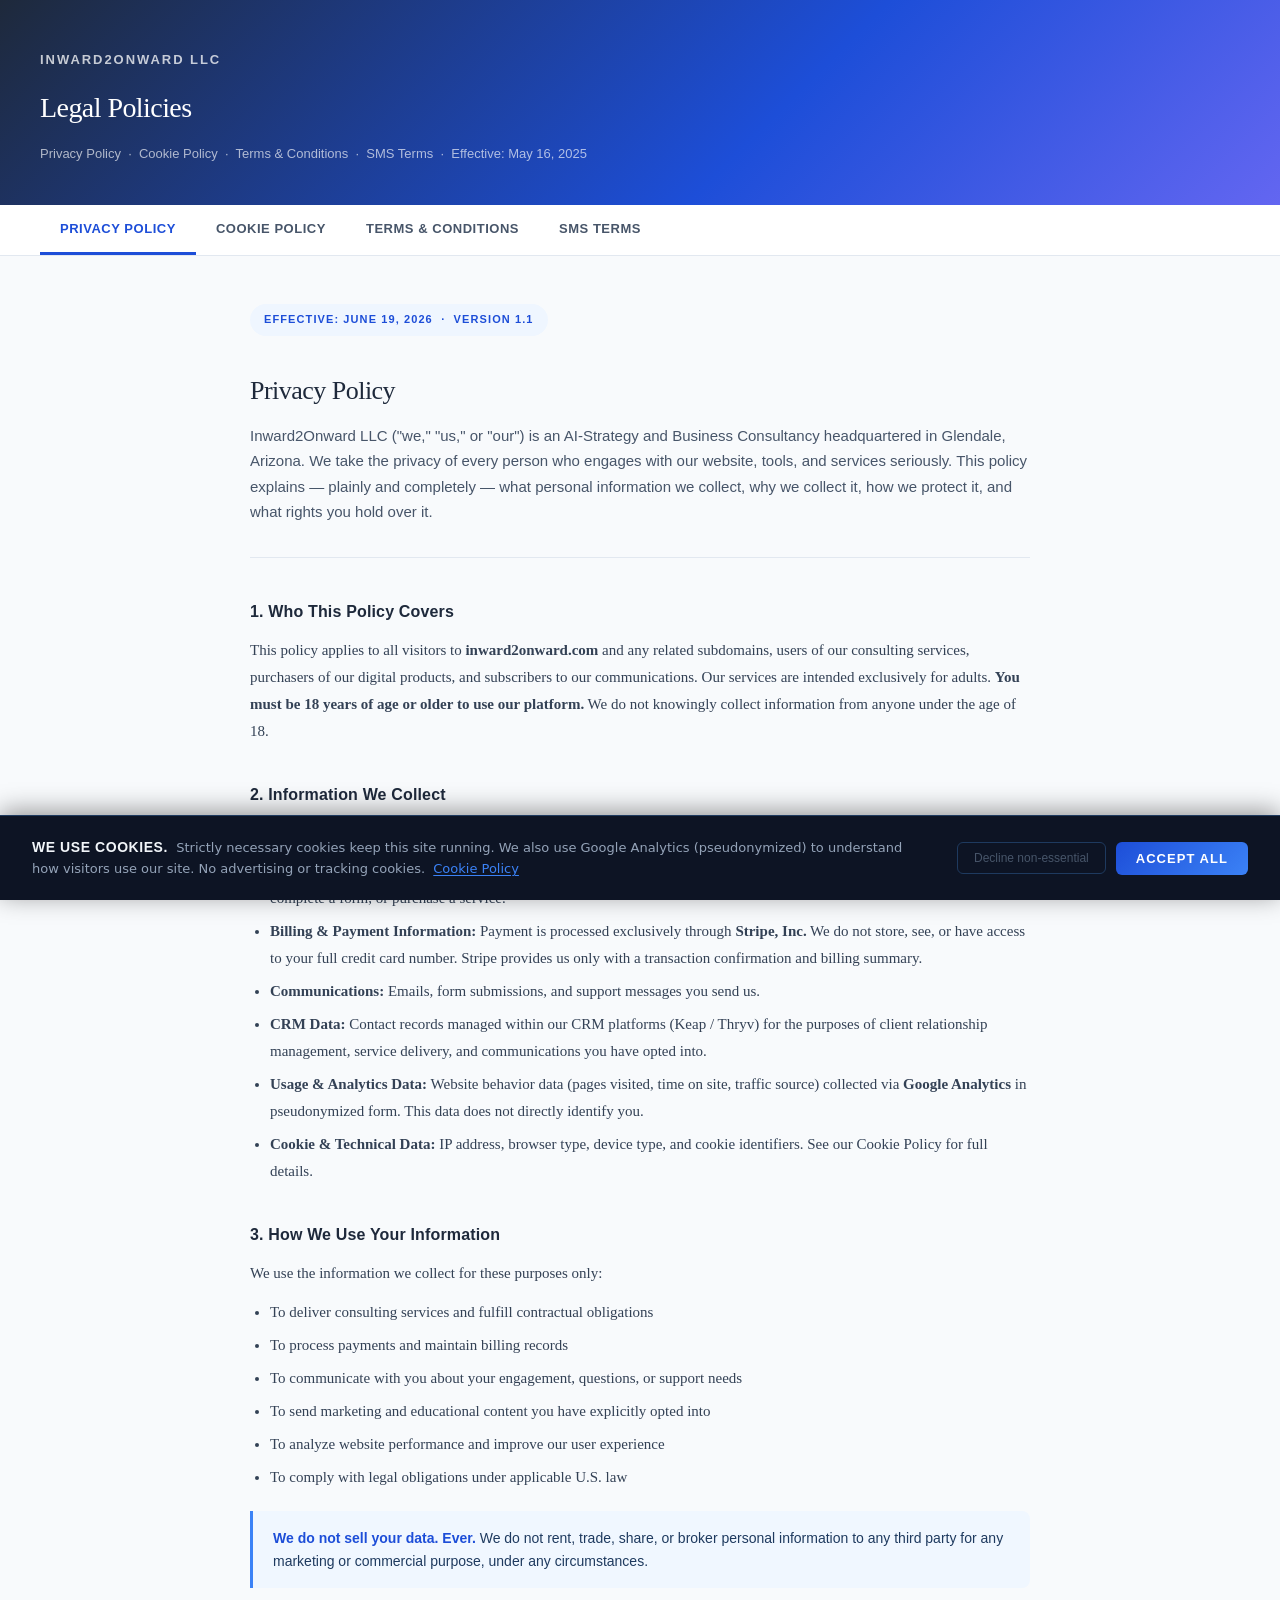
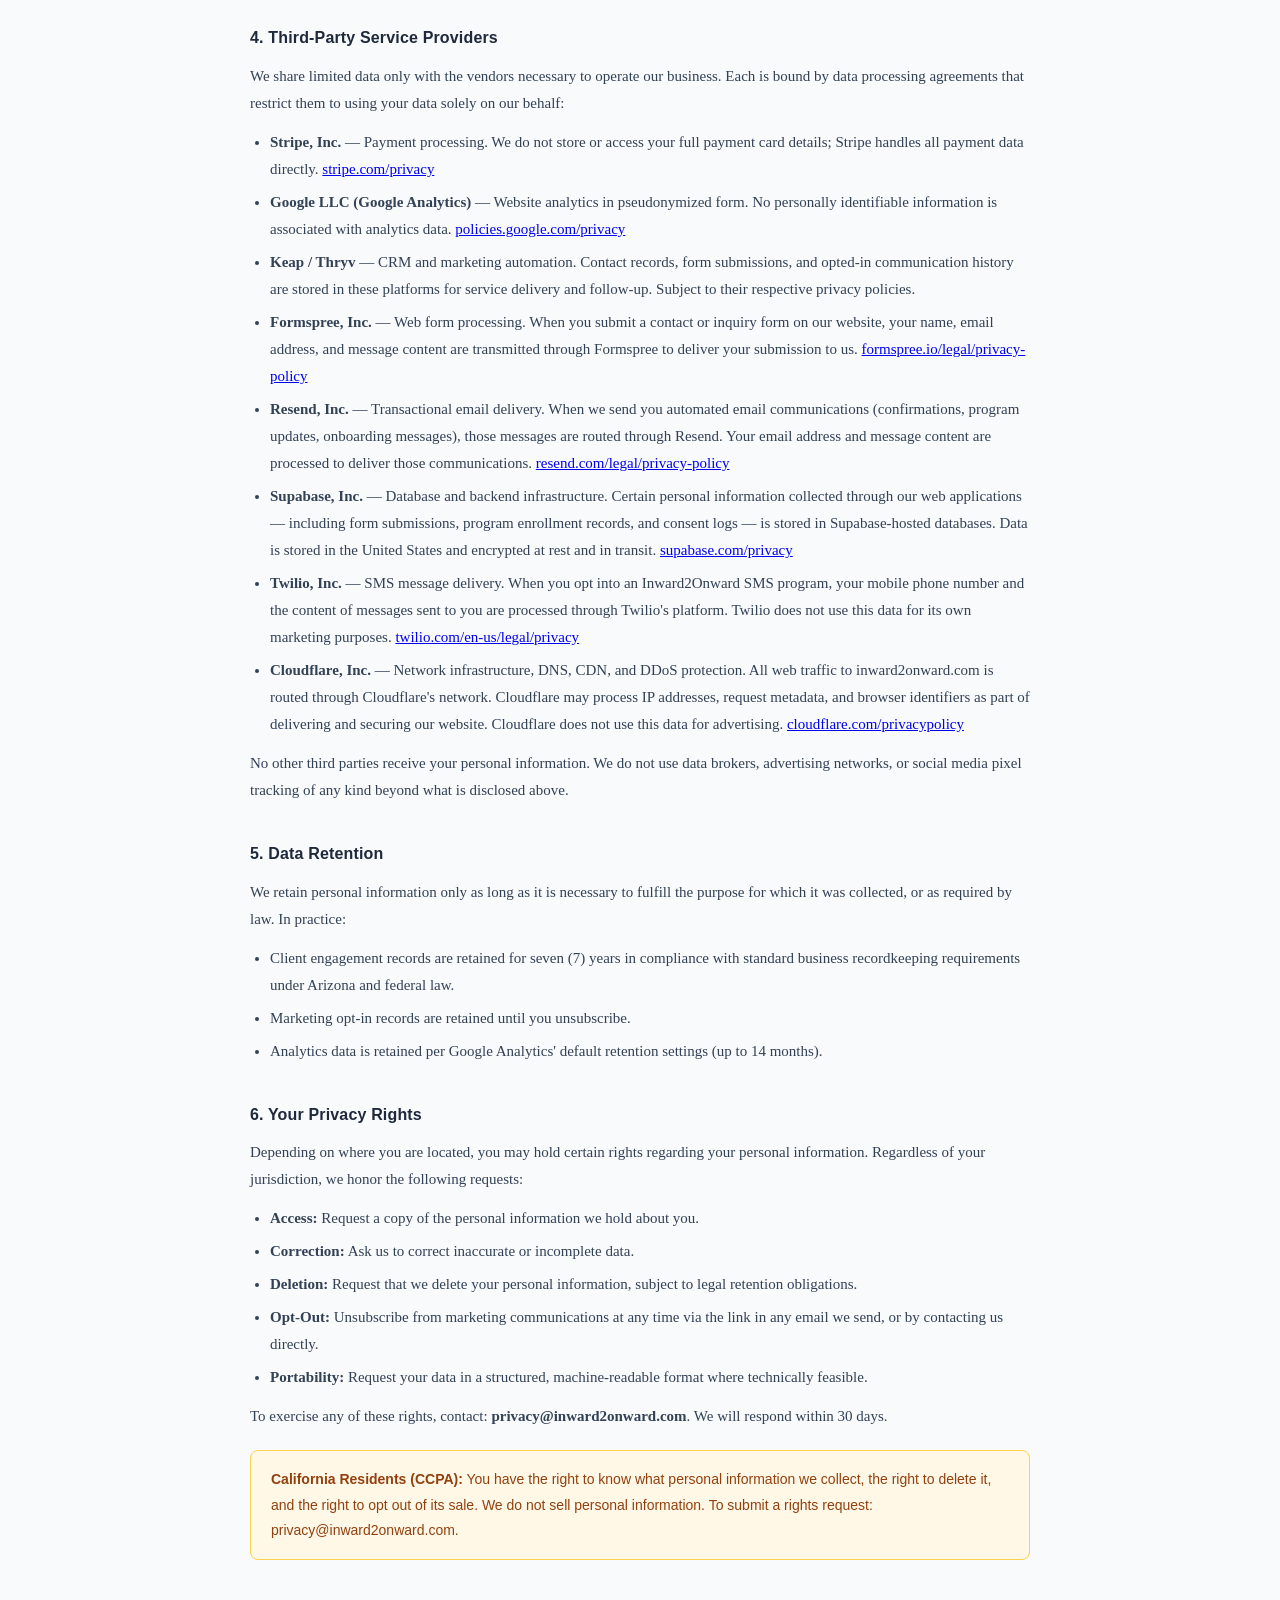
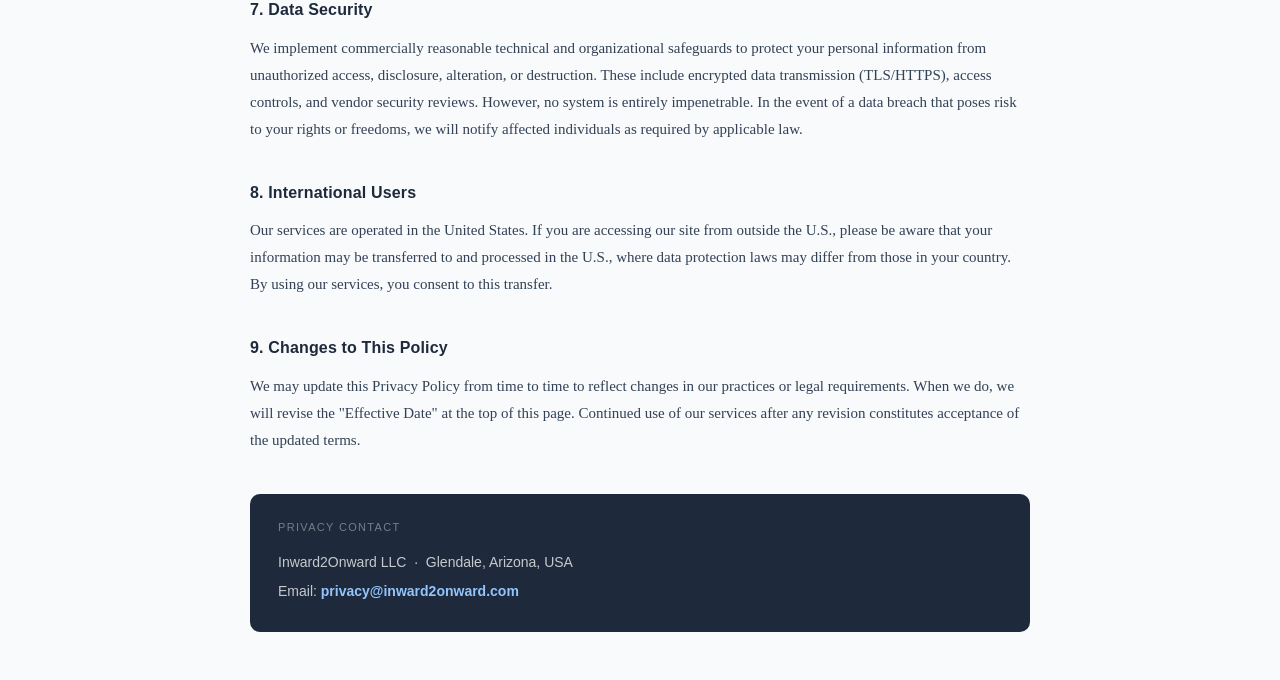
<file: LEGAL/index.html>
<!DOCTYPE html>
<html lang="en">
<head>
<meta charset="UTF-8">
<meta name="viewport" content="width=device-width, initial-scale=1.0">
<title>Inward2Onward LLC – Legal Policies &amp; SMS Terms</title>
<style>
  :root {
    --brand-blue: #3B82F6;
    --brand-indigo: #6366F1;
    --brand-dark: #1E293B;
    --brand-mid: #334155;
    --brand-sub: #475569;
    --brand-border: #E2E8F0;
    --brand-bg: #F8FAFC;
    --brand-card: #ffffff;
    --brand-accent: #1D4ED8;
  }
  * { box-sizing: border-box; margin: 0; padding: 0; }
  body {
    font-family: 'Georgia', 'Times New Roman', serif;
    background: var(--brand-bg);
    color: var(--brand-mid);
    line-height: 1.8;
    font-size: 15px;
  }
  .page-header {
    background: linear-gradient(135deg, #1E293B 0%, #1D4ED8 60%, #6366F1 100%);
    padding: 48px 40px 40px;
    color: white;
  }
  .page-header .logo {
    font-family: 'Arial', sans-serif;
    font-size: 13px;
    font-weight: 700;
    letter-spacing: 0.15em;
    text-transform: uppercase;
    opacity: 0.75;
    margin-bottom: 12px;
  }
  .page-header h1 {
    font-size: 28px;
    font-weight: 400;
    letter-spacing: -0.02em;
    color: white;
    margin-bottom: 8px;
  }
  .page-header p {
    font-size: 13px;
    opacity: 0.65;
    font-family: 'Arial', sans-serif;
  }
  .tab-nav {
    display: flex;
    background: white;
    border-bottom: 1px solid var(--brand-border);
    padding: 0 40px;
    position: sticky;
    top: 0;
    z-index: 10;
  }
  .tab-btn {
    background: none;
    border: none;
    border-bottom: 3px solid transparent;
    padding: 16px 20px;
    font-size: 13px;
    font-family: 'Arial', sans-serif;
    font-weight: 600;
    color: var(--brand-sub);
    cursor: pointer;
    letter-spacing: 0.04em;
    text-transform: uppercase;
    transition: all 0.2s;
    white-space: nowrap;
  }
  .tab-btn:hover { color: var(--brand-accent); }
  .tab-btn.active { color: var(--brand-accent); border-bottom-color: var(--brand-accent); }
  .policy-panel { display: none; padding: 48px 40px; max-width: 860px; margin: 0 auto; }
  .policy-panel.active { display: block; }
  .effective-date {
    display: inline-block;
    background: #EFF6FF;
    color: #1D4ED8;
    font-size: 11px;
    font-family: 'Arial', sans-serif;
    font-weight: 700;
    letter-spacing: 0.1em;
    text-transform: uppercase;
    padding: 6px 14px;
    border-radius: 20px;
    margin-bottom: 32px;
  }
  .policy-panel h2 {
    font-size: 26px;
    font-weight: 400;
    color: var(--brand-dark);
    letter-spacing: -0.02em;
    margin-bottom: 8px;
  }
  .policy-panel .intro {
    font-size: 15px;
    color: var(--brand-sub);
    margin-bottom: 40px;
    padding-bottom: 32px;
    border-bottom: 1px solid var(--brand-border);
    font-family: 'Arial', sans-serif;
    line-height: 1.7;
  }
  .section { margin-bottom: 36px; }
  .section h3 {
    font-size: 16px;
    font-weight: 700;
    font-family: 'Arial', sans-serif;
    color: var(--brand-dark);
    margin-bottom: 10px;
    letter-spacing: 0.01em;
  }
  .section p { margin-bottom: 12px; color: var(--brand-mid); }
  .section ul { padding-left: 20px; margin-bottom: 12px; }
  .section ul li { margin-bottom: 6px; color: var(--brand-mid); }
  .callout {
    background: #F0F7FF;
    border-left: 3px solid var(--brand-blue);
    padding: 16px 20px;
    border-radius: 0 8px 8px 0;
    margin: 20px 0;
    font-family: 'Arial', sans-serif;
    font-size: 14px;
    color: #1E3A5F;
    line-height: 1.6;
  }
  .callout strong { color: #1D4ED8; }
  .highlight-box {
    background: #FFF8E7;
    border: 1px solid #FCD34D;
    border-radius: 8px;
    padding: 16px 20px;
    margin: 20px 0;
    font-family: 'Arial', sans-serif;
    font-size: 14px;
    color: #92400E;
  }
  .contact-block {
    background: var(--brand-dark);
    color: white;
    border-radius: 10px;
    padding: 24px 28px;
    margin-top: 40px;
    font-family: 'Arial', sans-serif;
  }
  .contact-block p { color: rgba(255,255,255,0.75); font-size: 14px; margin-bottom: 4px; }
  .contact-block a { color: #93C5FD; text-decoration: none; font-weight: 600; }
  .contact-block .label {
    font-size: 11px;
    text-transform: uppercase;
    letter-spacing: 0.12em;
    color: rgba(255,255,255,0.4);
    margin-bottom: 12px;
  }
  .cookie-table {
    width: 100%;
    border-collapse: collapse;
    font-family: 'Arial', sans-serif;
    font-size: 13px;
    margin: 16px 0;
  }
  .cookie-table th {
    background: var(--brand-dark);
    color: white;
    padding: 10px 14px;
    text-align: left;
    font-weight: 600;
    letter-spacing: 0.04em;
  }
  .cookie-table td {
    padding: 10px 14px;
    border-bottom: 1px solid var(--brand-border);
    color: var(--brand-mid);
    vertical-align: top;
  }
  .cookie-table tr:nth-child(even) td { background: #F8FAFC; }
  @media print {
    .tab-nav { display: none !important; }
    .policy-panel { display: block !important; page-break-after: always; }
  }
</style>
</head>
<body>

<div class="page-header">
  <div class="logo">Inward2Onward LLC</div>
  <h1>Legal Policies</h1>
  <p>Privacy Policy &nbsp;·&nbsp; Cookie Policy &nbsp;·&nbsp; Terms &amp; Conditions &nbsp;·&nbsp; SMS Terms &nbsp;·&nbsp; Effective: May 16, 2025</p>
</div>

<div class="tab-nav">
  <button class="tab-btn active" onclick="showTab('privacy', this)">Privacy Policy</button>
  <button class="tab-btn" onclick="showTab('cookies', this)">Cookie Policy</button>
  <button class="tab-btn" onclick="showTab('terms', this)">Terms &amp; Conditions</button>
  <button class="tab-btn" onclick="showTab('sms', this)">SMS Terms</button>
</div>

<!-- ======================== PRIVACY POLICY ======================== -->
<div id="privacy" class="policy-panel active">
  <span class="effective-date">Effective: June 19, 2026 &nbsp;·&nbsp; Version 1.1</span>
  <h2>Privacy Policy</h2>
  <p class="intro">Inward2Onward LLC ("we," "us," or "our") is an AI-Strategy and Business Consultancy headquartered in Glendale, Arizona. We take the privacy of every person who engages with our website, tools, and services seriously. This policy explains — plainly and completely — what personal information we collect, why we collect it, how we protect it, and what rights you hold over it.</p>

  <div class="section">
    <h3>1. Who This Policy Covers</h3>
    <p>This policy applies to all visitors to <strong>inward2onward.com</strong> and any related subdomains, users of our consulting services, purchasers of our digital products, and subscribers to our communications. Our services are intended exclusively for adults. <strong>You must be 18 years of age or older to use our platform.</strong> We do not knowingly collect information from anyone under the age of 18.</p>
  </div>

  <div class="section">
    <h3>2. Information We Collect</h3>
    <p>We collect only what is necessary to deliver our services. This includes:</p>
    <ul>
      <li><strong>Contact &amp; Account Information:</strong> Name, email address, phone number, and business name provided when you contact us, complete a form, or purchase a service.</li>
      <li><strong>Billing &amp; Payment Information:</strong> Payment is processed exclusively through <strong>Stripe, Inc.</strong> We do not store, see, or have access to your full credit card number. Stripe provides us only with a transaction confirmation and billing summary.</li>
      <li><strong>Communications:</strong> Emails, form submissions, and support messages you send us.</li>
      <li><strong>CRM Data:</strong> Contact records managed within our CRM platforms (Keap / Thryv) for the purposes of client relationship management, service delivery, and communications you have opted into.</li>
      <li><strong>Usage &amp; Analytics Data:</strong> Website behavior data (pages visited, time on site, traffic source) collected via <strong>Google Analytics</strong> in pseudonymized form. This data does not directly identify you.</li>
      <li><strong>Cookie &amp; Technical Data:</strong> IP address, browser type, device type, and cookie identifiers. See our Cookie Policy for full details.</li>
    </ul>
  </div>

  <div class="section">
    <h3>3. How We Use Your Information</h3>
    <p>We use the information we collect for these purposes only:</p>
    <ul>
      <li>To deliver consulting services and fulfill contractual obligations</li>
      <li>To process payments and maintain billing records</li>
      <li>To communicate with you about your engagement, questions, or support needs</li>
      <li>To send marketing and educational content you have explicitly opted into</li>
      <li>To analyze website performance and improve our user experience</li>
      <li>To comply with legal obligations under applicable U.S. law</li>
    </ul>
    <div class="callout">
      <strong>We do not sell your data. Ever.</strong> We do not rent, trade, share, or broker personal information to any third party for any marketing or commercial purpose, under any circumstances.
    </div>
  </div>

  <div class="section">
    <h3>4. Third-Party Service Providers</h3>
    <p>We share limited data only with the vendors necessary to operate our business. Each is bound by data processing agreements that restrict them to using your data solely on our behalf:</p>
    <ul>
      <li><strong>Stripe, Inc.</strong> — Payment processing. We do not store or access your full payment card details; Stripe handles all payment data directly. <a href="https://stripe.com/privacy">stripe.com/privacy</a></li>
      <li><strong>Google LLC (Google Analytics)</strong> — Website analytics in pseudonymized form. No personally identifiable information is associated with analytics data. <a href="https://policies.google.com/privacy">policies.google.com/privacy</a></li>
      <li><strong>Keap / Thryv</strong> — CRM and marketing automation. Contact records, form submissions, and opted-in communication history are stored in these platforms for service delivery and follow-up. Subject to their respective privacy policies.</li>
      <li><strong>Formspree, Inc.</strong> — Web form processing. When you submit a contact or inquiry form on our website, your name, email address, and message content are transmitted through Formspree to deliver your submission to us. <a href="https://formspree.io/legal/privacy-policy">formspree.io/legal/privacy-policy</a></li>
      <li><strong>Resend, Inc.</strong> — Transactional email delivery. When we send you automated email communications (confirmations, program updates, onboarding messages), those messages are routed through Resend. Your email address and message content are processed to deliver those communications. <a href="https://resend.com/legal/privacy-policy">resend.com/legal/privacy-policy</a></li>
      <li><strong>Supabase, Inc.</strong> — Database and backend infrastructure. Certain personal information collected through our web applications — including form submissions, program enrollment records, and consent logs — is stored in Supabase-hosted databases. Data is stored in the United States and encrypted at rest and in transit. <a href="https://supabase.com/privacy">supabase.com/privacy</a></li>
      <li><strong>Twilio, Inc.</strong> — SMS message delivery. When you opt into an Inward2Onward SMS program, your mobile phone number and the content of messages sent to you are processed through Twilio's platform. Twilio does not use this data for its own marketing purposes. <a href="https://www.twilio.com/en-us/legal/privacy">twilio.com/en-us/legal/privacy</a></li>
      <li><strong>Cloudflare, Inc.</strong> — Network infrastructure, DNS, CDN, and DDoS protection. All web traffic to inward2onward.com is routed through Cloudflare's network. Cloudflare may process IP addresses, request metadata, and browser identifiers as part of delivering and securing our website. Cloudflare does not use this data for advertising. <a href="https://www.cloudflare.com/privacypolicy/">cloudflare.com/privacypolicy</a></li>
    </ul>
    <p>No other third parties receive your personal information. We do not use data brokers, advertising networks, or social media pixel tracking of any kind beyond what is disclosed above.</p>
  </div>

  <div class="section">
    <h3>5. Data Retention</h3>
    <p>We retain personal information only as long as it is necessary to fulfill the purpose for which it was collected, or as required by law. In practice:</p>
    <ul>
      <li>Client engagement records are retained for seven (7) years in compliance with standard business recordkeeping requirements under Arizona and federal law.</li>
      <li>Marketing opt-in records are retained until you unsubscribe.</li>
      <li>Analytics data is retained per Google Analytics' default retention settings (up to 14 months).</li>
    </ul>
  </div>

  <div class="section">
    <h3>6. Your Privacy Rights</h3>
    <p>Depending on where you are located, you may hold certain rights regarding your personal information. Regardless of your jurisdiction, we honor the following requests:</p>
    <ul>
      <li><strong>Access:</strong> Request a copy of the personal information we hold about you.</li>
      <li><strong>Correction:</strong> Ask us to correct inaccurate or incomplete data.</li>
      <li><strong>Deletion:</strong> Request that we delete your personal information, subject to legal retention obligations.</li>
      <li><strong>Opt-Out:</strong> Unsubscribe from marketing communications at any time via the link in any email we send, or by contacting us directly.</li>
      <li><strong>Portability:</strong> Request your data in a structured, machine-readable format where technically feasible.</li>
    </ul>
    <p>To exercise any of these rights, contact: <strong>privacy&#64;inward2onward.com</strong>. We will respond within 30 days.</p>
    <div class="highlight-box">
      <strong>California Residents (CCPA):</strong> You have the right to know what personal information we collect, the right to delete it, and the right to opt out of its sale. We do not sell personal information. To submit a rights request: privacy&#64;inward2onward.com.
    </div>
  </div>

  <div class="section">
    <h3>7. Data Security</h3>
    <p>We implement commercially reasonable technical and organizational safeguards to protect your personal information from unauthorized access, disclosure, alteration, or destruction. These include encrypted data transmission (TLS/HTTPS), access controls, and vendor security reviews. However, no system is entirely impenetrable. In the event of a data breach that poses risk to your rights or freedoms, we will notify affected individuals as required by applicable law.</p>
  </div>

  <div class="section">
    <h3>8. International Users</h3>
    <p>Our services are operated in the United States. If you are accessing our site from outside the U.S., please be aware that your information may be transferred to and processed in the U.S., where data protection laws may differ from those in your country. By using our services, you consent to this transfer.</p>
  </div>

  <div class="section">
    <h3>9. Changes to This Policy</h3>
    <p>We may update this Privacy Policy from time to time to reflect changes in our practices or legal requirements. When we do, we will revise the "Effective Date" at the top of this page. Continued use of our services after any revision constitutes acceptance of the updated terms.</p>
  </div>

  <div class="contact-block">
    <div class="label">Privacy Contact</div>
    <p>Inward2Onward LLC &nbsp;·&nbsp; Glendale, Arizona, USA</p>
    <p>Email: <a href="mailto:privacy&#64;inward2onward.com">privacy&#64;inward2onward.com</a></p>
  </div>
</div>

<!-- ======================== COOKIE POLICY ======================== -->
<div id="cookies" class="policy-panel">
  <span class="effective-date">Effective: May 16, 2025 &nbsp;·&nbsp; Version 1.0</span>
  <h2>Cookie Policy</h2>
  <p class="intro">This Cookie Policy explains how Inward2Onward LLC uses cookies and similar tracking technologies on our website. We believe in transparency — this document tells you exactly what we use, why, and what control you have over it.</p>

  <div class="section">
    <h3>1. What Are Cookies?</h3>
    <p>Cookies are small text files stored on your device (computer, tablet, phone) when you visit a website. They help websites remember your preferences, understand how you interact with a site, and sometimes deliver relevant communications. Some cookies are placed by us; others are placed by third-party services we use to operate the site.</p>
  </div>

  <div class="section">
    <h3>2. What Cookies We Use</h3>
    <p>We use the following categories of cookies on <strong>inward2onward.com</strong>:</p>
    <table class="cookie-table">
      <thead>
        <tr>
          <th>Category</th>
          <th>Provider</th>
          <th>Purpose</th>
          <th>Duration</th>
        </tr>
      </thead>
      <tbody>
        <tr>
          <td><strong>Strictly Necessary</strong></td>
          <td>Inward2Onward</td>
          <td>Required for the site to function — session management, security, and form integrity.</td>
          <td>Session</td>
        </tr>
        <tr>
          <td><strong>Analytics</strong></td>
          <td>Google Analytics</td>
          <td>Tracks pseudonymized usage data — pages viewed, session duration, traffic sources — to help us improve the site. No personally identifiable information is associated.</td>
          <td>Up to 2 years</td>
        </tr>
        <tr>
          <td><strong>Functional / CRM</strong></td>
          <td>Keap / Thryv</td>
          <td>Supports form submissions and contact tracking for client relationship management purposes.</td>
          <td>Up to 1 year</td>
        </tr>
        <tr>
          <td><strong>Payment Security</strong></td>
          <td>Stripe</td>
          <td>Used during the checkout process to detect fraud and verify browser authenticity. Not used for advertising.</td>
          <td>Session / Short-term</td>
        </tr>
      </tbody>
    </table>
    <div class="callout">
      <strong>What we do not use:</strong> We do not use advertising cookies, retargeting pixels, social media trackers, or cross-site behavioral tracking cookies of any kind.
    </div>
  </div>

  <div class="section">
    <h3>3. Your Cookie Choices</h3>
    <p>You have control. Here are your options:</p>
    <ul>
      <li><strong>Browser Settings:</strong> Most browsers allow you to refuse or delete cookies through their settings menus. Note that disabling strictly necessary cookies may impair site functionality.</li>
      <li><strong>Google Analytics Opt-Out:</strong> Install the Google Analytics Opt-Out Browser Add-on at <a href="https://tools.google.com/dlpage/gaoptout">tools.google.com/dlpage/gaoptout</a>.</li>
      <li><strong>Cookie Banner:</strong> When you first visit our site, you will be presented with a cookie consent notice. You may accept or decline non-essential cookies at that time. You may withdraw consent at any time by clearing cookies in your browser and revisiting the site.</li>
    </ul>
    <p>California residents may also submit opt-out requests per the CCPA by contacting <a href="mailto:privacy&#64;inward2onward.com">privacy&#64;inward2onward.com</a>.</p>
  </div>

  <div class="section">
    <h3>4. Do Not Track</h3>
    <p>Some browsers transmit "Do Not Track" (DNT) signals. Because there is no universally accepted standard for how websites should respond to DNT signals, our site does not currently alter its data collection practices in response to DNT signals. We will revisit this position as industry standards evolve.</p>
  </div>

  <div class="section">
    <h3>5. Updates to This Policy</h3>
    <p>We may update this Cookie Policy to reflect changes in the tools we use or legal requirements. The "Effective Date" at the top of this page will always indicate the most current version.</p>
  </div>

  <div class="contact-block">
    <div class="label">Questions About Cookies?</div>
    <p>Inward2Onward LLC &nbsp;·&nbsp; Glendale, Arizona, USA</p>
    <p>Email: <a href="mailto:privacy&#64;inward2onward.com">privacy&#64;inward2onward.com</a></p>
  </div>
</div>

<!-- ======================== TERMS & CONDITIONS ======================== -->
<div id="terms" class="policy-panel">
  <span class="effective-date">Effective: May 16, 2025 &nbsp;·&nbsp; Version 1.0</span>
  <h2>Terms &amp; Conditions</h2>
  <p class="intro">These Terms and Conditions ("Terms") govern your use of inward2onward.com and any services provided by Inward2Onward LLC ("Company," "we," "us"). By accessing our website or engaging our services, you agree to be bound by these Terms. Please read them carefully. If you do not agree, do not use our site or services.</p>

  <div class="section">
    <h3>1. Eligibility</h3>
    <p>You must be at least 18 years of age to use our website or engage our services. By using this site, you represent and warrant that you are 18 or older and legally capable of entering into a binding agreement.</p>
  </div>

  <div class="section">
    <h3>2. Services Provided</h3>
    <p>Inward2Onward LLC provides AI strategy consulting, business advisory services, digital products, educational content, and related offerings. Specific deliverables, timelines, payment terms, and scope of work for consulting engagements will be defined in a separate written agreement (Statement of Work or Service Agreement) between the parties.</p>
    <div class="callout">
      <strong>Important:</strong> Nothing on this website constitutes legal, financial, tax, or professional advice of a licensed nature. Our consulting is strategic and advisory in character. Always consult qualified licensed professionals for legal, financial, or regulatory matters specific to your situation.
    </div>
  </div>

  <div class="section">
    <h3>3. Payment Terms</h3>
    <p>All pricing for services is communicated prior to engagement. Payment is processed securely through Stripe, Inc. By submitting payment, you authorize Inward2Onward LLC to charge the stated amount to your selected payment method.</p>
    <ul>
      <li>All fees are stated in U.S. dollars unless otherwise noted.</li>
      <li>Digital products and completed consulting deliverables are generally non-refundable unless otherwise specified in your service agreement.</li>
      <li>Recurring subscription or retainer payments are governed by the terms outlined in your individual service agreement.</li>
    </ul>
  </div>

  <div class="section">
    <h3>4. Intellectual Property</h3>
    <p>All content on this website — including but not limited to text, graphics, frameworks, methodologies, video, and downloadable materials — is the intellectual property of Inward2Onward LLC and is protected by applicable U.S. and international copyright law.</p>
    <ul>
      <li>You may not reproduce, distribute, modify, or create derivative works from our content without prior written consent.</li>
      <li>Content or frameworks delivered under a consulting engagement is licensed to the client for their internal business use unless the service agreement explicitly provides otherwise.</li>
      <li>Nothing in these Terms transfers ownership of our intellectual property to you.</li>
    </ul>
  </div>

  <div class="section">
    <h3>5. Acceptable Use</h3>
    <p>You agree to use this website and our services only for lawful purposes and in a manner that does not infringe the rights of others. You must not:</p>
    <ul>
      <li>Attempt to gain unauthorized access to any portion of our systems or services</li>
      <li>Transmit malicious code, spam, or disruptive content</li>
      <li>Misrepresent your identity or affiliation</li>
      <li>Use our content or materials to compete with or harm our business</li>
      <li>Reverse-engineer, scrape, or systematically extract content from our website</li>
    </ul>
  </div>

  <div class="section">
    <h3>6. Confidentiality</h3>
    <p>During the course of a consulting engagement, both parties may share confidential business information. Each party agrees to keep the other's confidential information strictly private and to use it only for the purpose of the engagement. This obligation survives the termination of any service agreement. Specific confidentiality terms may be further defined in a signed Non-Disclosure Agreement (NDA).</p>
  </div>

  <div class="section">
    <h3>7. Disclaimer of Warranties</h3>
    <p>Our website and services are provided on an "as is" and "as available" basis. Inward2Onward LLC makes no warranties, express or implied, regarding the accuracy, completeness, or fitness for a particular purpose of our content or services. We do not guarantee specific business outcomes, revenue increases, or results from the application of our consulting advice. Business results depend on many variables outside our control.</p>
  </div>

  <div class="section">
    <h3>8. Limitation of Liability</h3>
    <p>To the fullest extent permitted by applicable law, Inward2Onward LLC shall not be liable for any indirect, incidental, consequential, special, or punitive damages arising from your use of our website or services — including but not limited to loss of revenue, loss of data, or business interruption — even if we have been advised of the possibility of such damages.</p>
    <p>Our total aggregate liability to you for any claim arising from your use of our services shall not exceed the total fees paid by you to Inward2Onward LLC in the three (3) months preceding the claim.</p>
  </div>

  <div class="section">
    <h3>9. Indemnification</h3>
    <p>You agree to indemnify, defend, and hold harmless Inward2Onward LLC, its members, officers, and contractors from any claims, liabilities, damages, and expenses (including reasonable legal fees) arising from your violation of these Terms or your use of our services in a manner not authorized by these Terms.</p>
  </div>

  <div class="section">
    <h3>10. Governing Law &amp; Dispute Resolution</h3>
    <p>These Terms are governed by the laws of the State of Arizona, without regard to conflict of law provisions. Any disputes arising from these Terms or your use of our services shall be resolved first through good-faith negotiation. If negotiation fails, disputes shall be submitted to binding arbitration in Maricopa County, Arizona, under the rules of the American Arbitration Association (AAA). You waive any right to a jury trial or class action proceeding.</p>
  </div>

  <div class="section">
    <h3>11. Termination</h3>
    <p>We reserve the right to terminate or suspend access to our website or services, at our sole discretion, without notice, for any conduct that we believe violates these Terms or is harmful to us, other users, or third parties.</p>
  </div>

  <div class="section">
    <h3>12. Changes to These Terms</h3>
    <p>We may update these Terms from time to time. When we do, we will update the "Effective Date" at the top of this page. Continued use of our website or services after any modification constitutes your acceptance of the revised Terms. We encourage you to review this page periodically.</p>
  </div>

  <div class="section">
    <h3>13. Severability</h3>
    <p>If any provision of these Terms is found to be unenforceable or invalid under applicable law, that provision will be modified to the minimum extent necessary to make it enforceable, or severed from these Terms, and the remaining provisions shall continue in full force and effect.</p>
  </div>

  <div class="contact-block">
    <div class="label">Legal Contact</div>
    <p>Inward2Onward LLC &nbsp;·&nbsp; Glendale, Arizona, USA</p>
    <p>Email: <a href="mailto:privacy&#64;inward2onward.com">privacy&#64;inward2onward.com</a></p>
  </div>
</div>


<!-- ======================== SMS TERMS ======================== -->
<div id="sms" class="policy-panel">
  <span class="effective-date">Effective: June 19, 2026 &nbsp;·&nbsp; Version 1.0</span>
  <h2>SMS Terms &amp; Messaging Disclosure</h2>
  <p class="intro">This page governs all SMS messaging programs operated by Inward2Onward LLC. By opting into any Inward2Onward SMS program, you agree to these terms. Please read them carefully — they explain exactly what you're consenting to, how messages are delivered, and how to stop them at any time.</p>

  <div class="section">
    <h3>1. Sender Information</h3>
    <p><strong>Inward2Onward LLC</strong> is the operator of all SMS programs described in this disclosure. Our messaging number is <strong>(855) 971-1504</strong>, a toll-free number registered and verified with U.S. carriers.</p>
    <ul>
      <li><strong>Business name:</strong> Inward2Onward LLC</li>
      <li><strong>Address:</strong> 4910 W Glenn Dr., Ste. 315, Glendale, AZ 85301</li>
      <li><strong>Email:</strong> <a href="mailto:admin@inward2onward.com">admin@inward2onward.com</a></li>
      <li><strong>Phone:</strong> 623.272.8066</li>
    </ul>
  </div>

  <div class="section">
    <h3>2. Program Description</h3>
    <p>Inward2Onward LLC may operate one or more SMS programs, including but not limited to daily motivational messages, coaching program updates, product announcements, event reminders, and other business communications. The specific program you enrolled in is identified at the point of opt-in.</p>
    <p>Message types may include: motivational and mindset content, AI-generated insights, program enrollment confirmations, service updates, and promotional offers related to Inward2Onward services.</p>
    <div class="callout">
      <strong>Note:</strong> SMS programs are separate from our email marketing. Opting into an SMS program does not subscribe you to email marketing, and vice versa. Each channel requires its own consent.
    </div>
  </div>

  <div class="section">
    <h3>3. How to Opt In</h3>
    <p>You may only receive SMS messages from Inward2Onward LLC by providing your express written consent through an opt-in mechanism that clearly identifies the program, message type, and expected frequency. Current opt-in methods include:</p>
    <ul>
      <li>Submitting a web-based enrollment form on an Inward2Onward page and checking the consent checkbox</li>
      <li>Any other mechanism that records your affirmative agreement and the date/time of consent</li>
    </ul>
    <p><strong>Consent is never assumed, implied, or inferred from a business relationship alone.</strong> We maintain records of all opt-in transactions, including the method, timestamp, and program enrolled in.</p>
  </div>

  <div class="section">
    <h3>4. Message Frequency</h3>
    <p>Message frequency varies by program and will be disclosed clearly at the point of opt-in before you submit your information. Inward2Onward LLC reserves the right to adjust messaging frequency and will notify enrolled subscribers in advance of any material change.</p>
    <div class="highlight-box">
      <strong>Example:</strong> The Karma SMS daily motivation program sends approximately one (1) message per day. Frequency for other programs will be stated on their respective enrollment pages.
    </div>
  </div>

  <div class="section">
    <h3>5. How to Opt Out</h3>
    <p>You may opt out of any Inward2Onward SMS program at any time — no questions asked — by replying with any of the following keywords to any message you receive:</p>
    <table class="cookie-table">
      <thead>
        <tr>
          <th>Keyword</th>
          <th>Effect</th>
        </tr>
      </thead>
      <tbody>
        <tr>
          <td><strong>STOP</strong></td>
          <td>Immediately removes you from all active SMS programs. You will receive one final confirmation message and no further messages will be sent.</td>
        </tr>
        <tr>
          <td><strong>CANCEL</strong></td>
          <td>Same effect as STOP.</td>
        </tr>
        <tr>
          <td><strong>END</strong></td>
          <td>Same effect as STOP.</td>
        </tr>
        <tr>
          <td><strong>QUIT</strong></td>
          <td>Same effect as STOP.</td>
        </tr>
        <tr>
          <td><strong>UNSUBSCRIBE</strong></td>
          <td>Same effect as STOP.</td>
        </tr>
      </tbody>
    </table>
    <p>You may also request removal by contacting us directly at <a href="mailto:admin@inward2onward.com">admin@inward2onward.com</a> or calling 623.272.8066. We will process removal requests within one (1) business day.</p>
    <p>To re-enroll after opting out, return to the original opt-in page and submit the enrollment form again.</p>
  </div>

  <div class="section">
    <h3>6. How to Get Help</h3>
    <p>Reply <strong>HELP</strong> or <strong>INFO</strong> to any message at any time. You will receive an automated response with the program name, sender contact details, and opt-out instructions. You can also reach us directly:</p>
    <ul>
      <li>Email: <a href="mailto:admin@inward2onward.com">admin@inward2onward.com</a></li>
      <li>Phone: 623.272.8066</li>
      <li>Mailing address: 4910 W Glenn Dr., Ste. 315, Glendale, AZ 85301</li>
    </ul>
  </div>

  <div class="section">
    <h3>7. Message &amp; Data Rates</h3>
    <p>Inward2Onward LLC does not charge a fee for SMS messages. However, <strong>message and data rates may apply</strong> based on your mobile carrier plan. Contact your carrier for details about your plan's SMS rates. We are not responsible for any charges your carrier assesses.</p>
  </div>

  <div class="section">
    <h3>8. Consent Is Not a Condition of Purchase</h3>
    <p>Your consent to receive SMS messages is entirely voluntary. You are not required to opt into any SMS program as a condition of purchasing, receiving, or accessing any product or service from Inward2Onward LLC.</p>
  </div>

  <div class="section">
    <h3>9. Privacy &amp; Data Use</h3>
    <p>We collect your name and mobile phone number for the sole purpose of delivering the SMS program you enrolled in. Your mobile number will not be sold, rented, or shared with any third party for their marketing purposes under any circumstances.</p>
    <p>Message content may be generated or assisted by artificial intelligence and is reviewed for quality and appropriateness before delivery. For full details on how your personal information is collected, stored, and protected, see our <a href="#" onclick="showTab('privacy', document.querySelectorAll('.tab-btn')[0]); return false;">Privacy Policy</a>.</p>
    <div class="callout">
      <strong>We do not sell your mobile number. Ever.</strong> It is used exclusively to deliver the SMS program you signed up for and nothing else.
    </div>
  </div>

  <div class="section">
    <h3>10. Supported Carriers</h3>
    <p>Our SMS programs are compatible with major U.S. carriers including AT&amp;T, Verizon, T-Mobile, Sprint, Boost Mobile, Cricket Wireless, and most regional carriers. Carrier support and message delivery timelines are not guaranteed and may vary by region and plan type. Inward2Onward LLC is not liable for non-delivery caused by carrier network issues.</p>
  </div>

  <div class="section">
    <h3>11. AI-Generated Content Disclosure</h3>
    <p>Some message content delivered through Inward2Onward SMS programs is generated or assisted by artificial intelligence, including large language models. All AI-generated content is reviewed for quality, accuracy, and appropriateness before delivery. Recipients should understand that AI-generated content does not constitute professional legal, financial, medical, or therapeutic advice.</p>
  </div>

  <div class="section">
    <h3>12. Program Modifications or Discontinuation</h3>
    <p>Inward2Onward LLC reserves the right to modify, pause, or permanently discontinue any SMS program at any time. In the event of discontinuation, enrolled subscribers will receive advance notice via SMS prior to the program ending and will be automatically removed from the list.</p>
  </div>

  <div class="section">
    <h3>13. Compliance</h3>
    <p>All Inward2Onward SMS programs are operated in compliance with:</p>
    <ul>
      <li>The Telephone Consumer Protection Act (TCPA), 47 U.S.C. § 227</li>
      <li>CTIA Messaging Principles and Best Practices</li>
      <li>Applicable U.S. carrier messaging guidelines</li>
      <li>The CAN-SPAM Act (for related email communications)</li>
    </ul>
    <p>We maintain records of all consent transactions for compliance and audit purposes.</p>
  </div>

  <div class="section">
    <h3>14. Changes to These Terms</h3>
    <p>We may update these SMS Terms from time to time. When we do, the "Effective Date" at the top of this section will be updated. Continued participation in any SMS program after an update constitutes acceptance of the revised terms. We encourage you to review this page periodically.</p>
  </div>

  <div class="contact-block">
    <div class="label">SMS Program Contact</div>
    <p>Inward2Onward LLC &nbsp;·&nbsp; 4910 W Glenn Dr., Ste. 315, Glendale, AZ 85301</p>
    <p>Email: <a href="mailto:admin@inward2onward.com">admin@inward2onward.com</a></p>
    <p>Phone: <a href="tel:6232728066">623.272.8066</a></p>
    <p style="margin-top:12px; font-size:12px; color:rgba(255,255,255,0.45);">Msg &amp; data rates may apply. Reply STOP to cancel. Reply HELP for help.</p>
  </div>
</div>

<script>
// Wrapped in DOMContentLoaded — safe against CF Rocket Loader deferral
document.addEventListener('DOMContentLoaded', function() {
  window.showTab = function(id, btn) {
    document.querySelectorAll('.policy-panel').forEach(function(p) { p.classList.remove('active'); });
    document.querySelectorAll('.tab-btn').forEach(function(b) { b.classList.remove('active'); });
    document.getElementById(id).classList.add('active');
    btn.classList.add('active');
  };
});
</script>

<!-- ── COOKIE CONSENT BANNER ── -->
<div id="i2o-cookie-banner" role="dialog" aria-label="Cookie consent" style="display:none; position:fixed; bottom:0; left:0; right:0; z-index:9999; background:#0d1424; border-top:1px solid #1e3a5f; padding:20px 32px; font-family:Inter,system-ui,sans-serif; font-size:13px; color:#94a3b8; flex-wrap:wrap; box-shadow:0 -4px 24px rgba(0,0,0,0.4); gap:24px; align-items:center; justify-content:space-between;">
  <div style="flex:1; min-width:260px; line-height:1.6;">
    <strong style="color:#f1f5f9; font-family:Barlow Condensed,sans-serif; font-size:14px; letter-spacing:0.04em; text-transform:uppercase;">We use cookies.</strong>
    &nbsp;Strictly necessary cookies keep this site running. We also use Google Analytics (pseudonymized) to understand how visitors use our site. No advertising or tracking cookies.
    <a href="/legal" style="color:#3B82F6; margin-left:4px; text-decoration:underline; text-underline-offset:2px;">Cookie Policy</a>
  </div>
  <div style="display:flex; gap:10px; flex-shrink:0; align-items:center;">
    <button id="i2o-cookie-decline" onclick="i2oCookieChoice(false)" style="background:none; border:1px solid #1e3a5f; border-radius:6px; color:#475569; font-family:Inter,sans-serif; font-size:12px; padding:8px 16px; cursor:pointer;">Decline non-essential</button>
    <button id="i2o-cookie-accept" onclick="i2oCookieChoice(true)" style="background:linear-gradient(135deg,#1D4ED8,#3B82F6); border:none; border-radius:6px; color:#fff; font-family:Barlow Condensed,sans-serif; font-size:13px; font-weight:700; letter-spacing:0.08em; text-transform:uppercase; padding:9px 20px; cursor:pointer;">Accept all</button>
  </div>
</div>
<script>
(function(){
  var b=document.getElementById("i2o-cookie-banner");
  if(!localStorage.getItem("i2o_cookie_consent")){b.style.display="flex";}
})();
function i2oCookieChoice(accepted){
  localStorage.setItem("i2o_cookie_consent", accepted?"accepted":"declined");
  document.getElementById("i2o-cookie-banner").style.display="none";
}
</script>
</body>
</html>
</file>
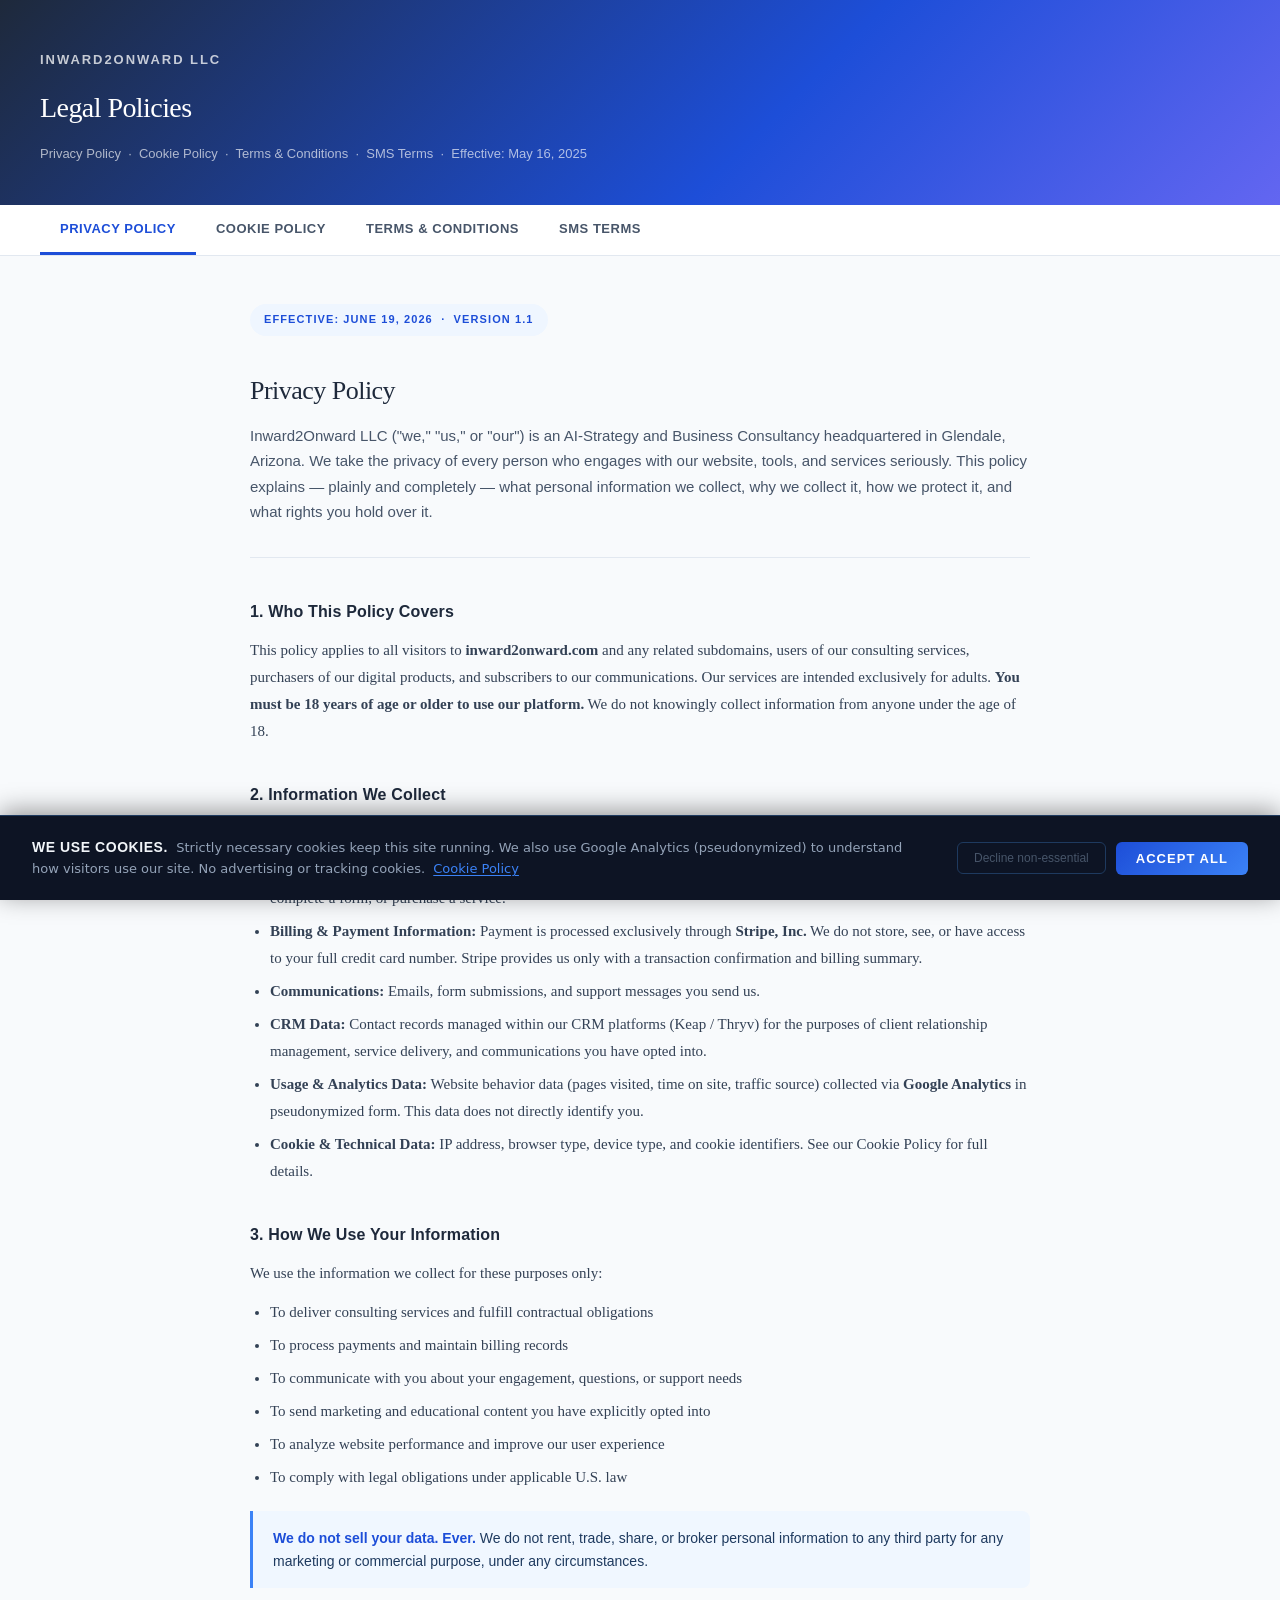
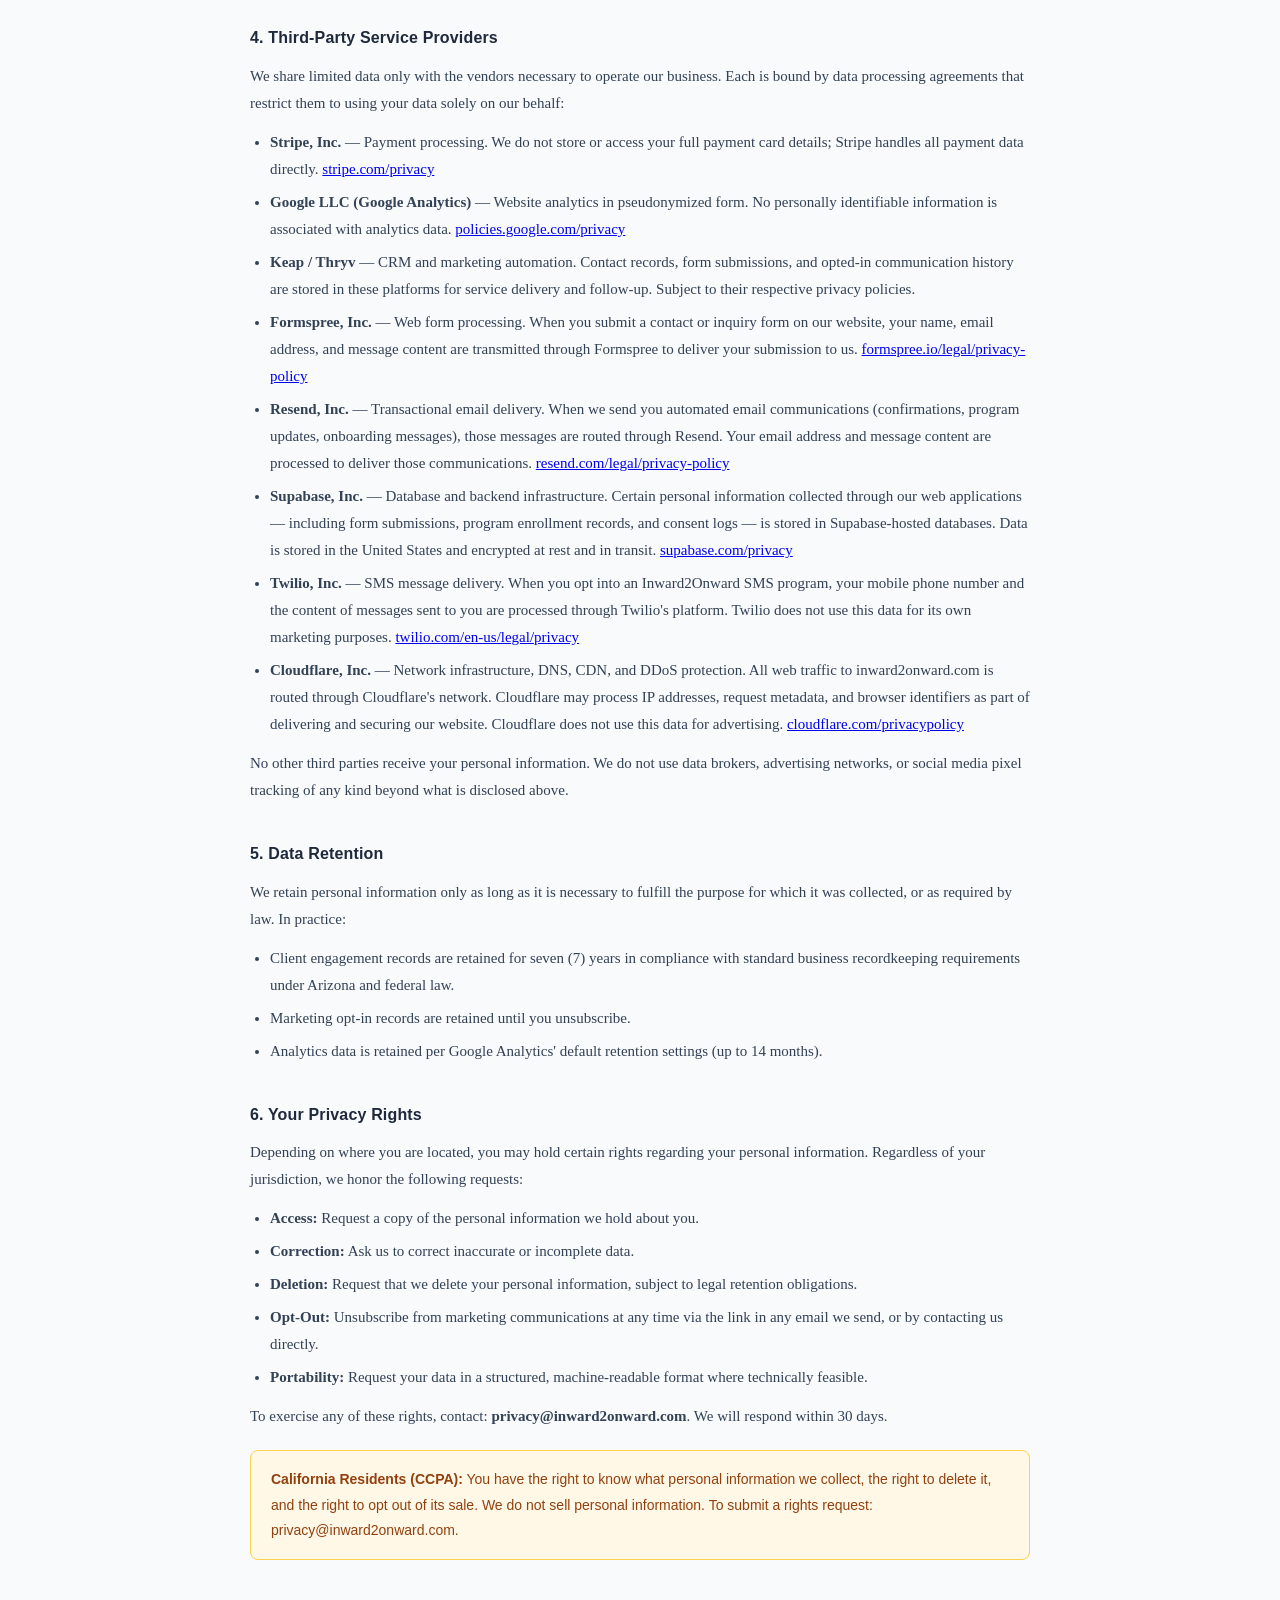
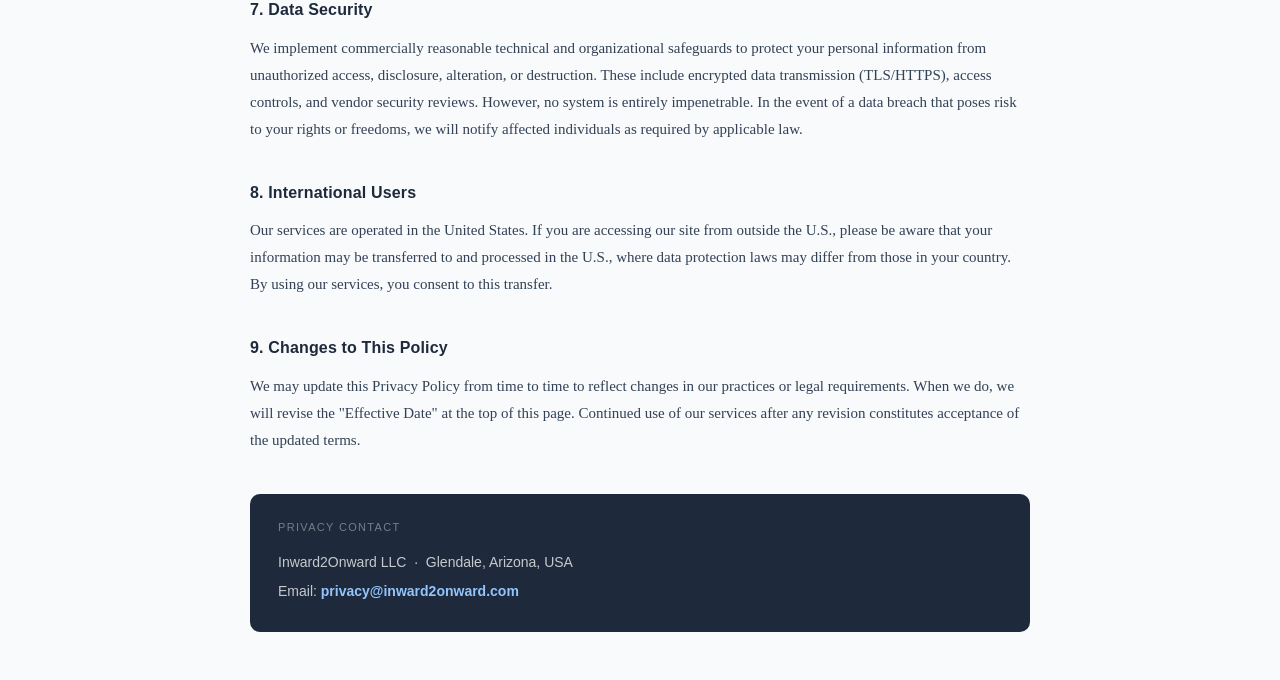
<file: legal.html>
<!DOCTYPE html>
<html lang="en">
<head>
<meta charset="UTF-8">
<meta name="viewport" content="width=device-width, initial-scale=1.0">
<title>Inward2Onward LLC – Legal Policies &amp; SMS Terms</title>
<meta name="description" content="Inward2Onward LLC legal policies — Privacy Policy, Cookie Policy, Terms & Conditions, and SMS Terms. Glendale, AZ." />
<meta name="robots" content="index, follow" />
<link rel="canonical" href="https://legal.inward2onward.com/legal.html" />

<!-- Open Graph -->
<meta property="og:type" content="website" />
<meta property="og:url" content="https://legal.inward2onward.com/legal.html" />
<meta property="og:title" content="Legal Policies &amp; SMS Terms | Inward2Onward LLC" />
<meta property="og:description" content="Privacy Policy, Cookie Policy, Terms & Conditions, and SMS Terms for Inward2Onward LLC. Built Right. Accountable Throughout." />
<meta property="og:site_name" content="Inward2Onward LLC" />
<meta property="og:locale" content="en_US" />

<!-- Twitter/X Card -->
<meta name="twitter:card" content="summary" />
<meta name="twitter:title" content="Legal Policies &amp; SMS Terms | Inward2Onward LLC" />
<meta name="twitter:description" content="Privacy Policy, Cookie Policy, Terms & Conditions, and SMS Terms for Inward2Onward LLC." />

<!-- JSON-LD Structured Data -->
<script type="application/ld+json">
{
  "@context": "https://schema.org",
  "@graph": [
    {
      "@type": "LocalBusiness",
      "@id": "https://inward2onward.com/#business",
      "name": "Inward2Onward LLC",
      "legalName": "Inward2Onward LLC",
      "url": "https://inward2onward.com",
      "description": "AI strategy and automation consultancy specializing in CRM integration, workflow automation, agentic AI systems, digital marketing strategy, and executive coaching.",
      "slogan": "Built Right. Accountable Throughout.",
      "address": {
        "@type": "PostalAddress",
        "streetAddress": "4910 W Glenn Dr., Ste. 315",
        "addressLocality": "Glendale",
        "addressRegion": "AZ",
        "postalCode": "85301",
        "addressCountry": "US"
      },
      "geo": {
        "@type": "GeoCoordinates",
        "latitude": 33.5387,
        "longitude": -112.1860
      },
      "telephone": "+16232728066",
      "email": "admin@inward2onward.com",
      "areaServed": {
        "@type": "Country",
        "name": "United States"
      }
    },
    {
      "@type": "Organization",
      "@id": "https://inward2onward.com/#organization",
      "name": "Inward2Onward LLC",
      "url": "https://inward2onward.com",
      "founder": {
        "@type": "Person",
        "name": "EJ Steele",
        "jobTitle": "Founder & Principal Consultant"
      }
    },
    {
      "@type": "WebPage",
      "@id": "https://legal.inward2onward.com/legal.html",
      "name": "Legal Policies & SMS Terms",
      "url": "https://legal.inward2onward.com/legal.html",
      "description": "Privacy Policy, Cookie Policy, Terms & Conditions, and SMS Terms for Inward2Onward LLC.",
      "publisher": {
        "@id": "https://inward2onward.com/#organization"
      },
      "inLanguage": "en-US",
      "isPartOf": {
        "@type": "WebSite",
        "url": "https://inward2onward.com",
        "name": "Inward2Onward LLC"
      }
    }
  ]
}
</script>
<style>
  :root {
    --brand-blue: #3B82F6;
    --brand-indigo: #6366F1;
    --brand-dark: #1E293B;
    --brand-mid: #334155;
    --brand-sub: #475569;
    --brand-border: #E2E8F0;
    --brand-bg: #F8FAFC;
    --brand-card: #ffffff;
    --brand-accent: #1D4ED8;
  }
  * { box-sizing: border-box; margin: 0; padding: 0; }
  body {
    font-family: 'Georgia', 'Times New Roman', serif;
    background: var(--brand-bg);
    color: var(--brand-mid);
    line-height: 1.8;
    font-size: 15px;
  }
  .page-header {
    background: linear-gradient(135deg, #1E293B 0%, #1D4ED8 60%, #6366F1 100%);
    padding: 48px 40px 40px;
    color: white;
  }
  .page-header .logo {
    font-family: 'Arial', sans-serif;
    font-size: 13px;
    font-weight: 700;
    letter-spacing: 0.15em;
    text-transform: uppercase;
    opacity: 0.75;
    margin-bottom: 12px;
  }
  .page-header h1 {
    font-size: 28px;
    font-weight: 400;
    letter-spacing: -0.02em;
    color: white;
    margin-bottom: 8px;
  }
  .page-header p {
    font-size: 13px;
    opacity: 0.65;
    font-family: 'Arial', sans-serif;
  }
  .tab-nav {
    display: flex;
    background: white;
    border-bottom: 1px solid var(--brand-border);
    padding: 0 40px;
    position: sticky;
    top: 0;
    z-index: 10;
  }
  .tab-btn {
    background: none;
    border: none;
    border-bottom: 3px solid transparent;
    padding: 16px 20px;
    font-size: 13px;
    font-family: 'Arial', sans-serif;
    font-weight: 600;
    color: var(--brand-sub);
    cursor: pointer;
    letter-spacing: 0.04em;
    text-transform: uppercase;
    transition: all 0.2s;
    white-space: nowrap;
  }
  .tab-btn:hover { color: var(--brand-accent); }
  .tab-btn.active { color: var(--brand-accent); border-bottom-color: var(--brand-accent); }
  .policy-panel { display: none; padding: 48px 40px; max-width: 860px; margin: 0 auto; }
  .policy-panel.active { display: block; }
  .effective-date {
    display: inline-block;
    background: #EFF6FF;
    color: #1D4ED8;
    font-size: 11px;
    font-family: 'Arial', sans-serif;
    font-weight: 700;
    letter-spacing: 0.1em;
    text-transform: uppercase;
    padding: 6px 14px;
    border-radius: 20px;
    margin-bottom: 32px;
  }
  .policy-panel h2 {
    font-size: 26px;
    font-weight: 400;
    color: var(--brand-dark);
    letter-spacing: -0.02em;
    margin-bottom: 8px;
  }
  .policy-panel .intro {
    font-size: 15px;
    color: var(--brand-sub);
    margin-bottom: 40px;
    padding-bottom: 32px;
    border-bottom: 1px solid var(--brand-border);
    font-family: 'Arial', sans-serif;
    line-height: 1.7;
  }
  .section { margin-bottom: 36px; }
  .section h3 {
    font-size: 16px;
    font-weight: 700;
    font-family: 'Arial', sans-serif;
    color: var(--brand-dark);
    margin-bottom: 10px;
    letter-spacing: 0.01em;
  }
  .section p { margin-bottom: 12px; color: var(--brand-mid); }
  .section ul { padding-left: 20px; margin-bottom: 12px; }
  .section ul li { margin-bottom: 6px; color: var(--brand-mid); }
  .callout {
    background: #F0F7FF;
    border-left: 3px solid var(--brand-blue);
    padding: 16px 20px;
    border-radius: 0 8px 8px 0;
    margin: 20px 0;
    font-family: 'Arial', sans-serif;
    font-size: 14px;
    color: #1E3A5F;
    line-height: 1.6;
  }
  .callout strong { color: #1D4ED8; }
  .highlight-box {
    background: #FFF8E7;
    border: 1px solid #FCD34D;
    border-radius: 8px;
    padding: 16px 20px;
    margin: 20px 0;
    font-family: 'Arial', sans-serif;
    font-size: 14px;
    color: #92400E;
  }
  .contact-block {
    background: var(--brand-dark);
    color: white;
    border-radius: 10px;
    padding: 24px 28px;
    margin-top: 40px;
    font-family: 'Arial', sans-serif;
  }
  .contact-block p { color: rgba(255,255,255,0.75); font-size: 14px; margin-bottom: 4px; }
  .contact-block a { color: #93C5FD; text-decoration: none; font-weight: 600; }
  .contact-block .label {
    font-size: 11px;
    text-transform: uppercase;
    letter-spacing: 0.12em;
    color: rgba(255,255,255,0.4);
    margin-bottom: 12px;
  }
  .cookie-table {
    width: 100%;
    border-collapse: collapse;
    font-family: 'Arial', sans-serif;
    font-size: 13px;
    margin: 16px 0;
  }
  .cookie-table th {
    background: var(--brand-dark);
    color: white;
    padding: 10px 14px;
    text-align: left;
    font-weight: 600;
    letter-spacing: 0.04em;
  }
  .cookie-table td {
    padding: 10px 14px;
    border-bottom: 1px solid var(--brand-border);
    color: var(--brand-mid);
    vertical-align: top;
  }
  .cookie-table tr:nth-child(even) td { background: #F8FAFC; }
  @media print {
    .tab-nav { display: none !important; }
    .policy-panel { display: block !important; page-break-after: always; }
  }
</style>
</head>
<body>

<div class="page-header">
  <div class="logo">Inward2Onward LLC</div>
  <h1>Legal Policies</h1>
  <p>Privacy Policy &nbsp;·&nbsp; Cookie Policy &nbsp;·&nbsp; Terms &amp; Conditions &nbsp;·&nbsp; SMS Terms &nbsp;·&nbsp; Effective: May 16, 2025</p>
</div>

<div class="tab-nav">
  <button class="tab-btn active" onclick="showTab('privacy', this)">Privacy Policy</button>
  <button class="tab-btn" onclick="showTab('cookies', this)">Cookie Policy</button>
  <button class="tab-btn" onclick="showTab('terms', this)">Terms &amp; Conditions</button>
  <button class="tab-btn" onclick="showTab('sms', this)">SMS Terms</button>
</div>

<!-- ======================== PRIVACY POLICY ======================== -->
<div id="privacy" class="policy-panel active">
  <span class="effective-date">Effective: June 19, 2026 &nbsp;·&nbsp; Version 1.1</span>
  <h2>Privacy Policy</h2>
  <p class="intro">Inward2Onward LLC ("we," "us," or "our") is an AI-Strategy and Business Consultancy headquartered in Glendale, Arizona. We take the privacy of every person who engages with our website, tools, and services seriously. This policy explains — plainly and completely — what personal information we collect, why we collect it, how we protect it, and what rights you hold over it.</p>

  <div class="section">
    <h3>1. Who This Policy Covers</h3>
    <p>This policy applies to all visitors to <strong>inward2onward.com</strong> and any related subdomains, users of our consulting services, purchasers of our digital products, and subscribers to our communications. Our services are intended exclusively for adults. <strong>You must be 18 years of age or older to use our platform.</strong> We do not knowingly collect information from anyone under the age of 18.</p>
  </div>

  <div class="section">
    <h3>2. Information We Collect</h3>
    <p>We collect only what is necessary to deliver our services. This includes:</p>
    <ul>
      <li><strong>Contact &amp; Account Information:</strong> Name, email address, phone number, and business name provided when you contact us, complete a form, or purchase a service.</li>
      <li><strong>Billing &amp; Payment Information:</strong> Payment is processed exclusively through <strong>Stripe, Inc.</strong> We do not store, see, or have access to your full credit card number. Stripe provides us only with a transaction confirmation and billing summary.</li>
      <li><strong>Communications:</strong> Emails, form submissions, and support messages you send us.</li>
      <li><strong>CRM Data:</strong> Contact records managed within our CRM platforms (Keap / Thryv) for the purposes of client relationship management, service delivery, and communications you have opted into.</li>
      <li><strong>Usage &amp; Analytics Data:</strong> Website behavior data (pages visited, time on site, traffic source) collected via <strong>Google Analytics</strong> in pseudonymized form. This data does not directly identify you.</li>
      <li><strong>Cookie &amp; Technical Data:</strong> IP address, browser type, device type, and cookie identifiers. See our Cookie Policy for full details.</li>
    </ul>
  </div>

  <div class="section">
    <h3>3. How We Use Your Information</h3>
    <p>We use the information we collect for these purposes only:</p>
    <ul>
      <li>To deliver consulting services and fulfill contractual obligations</li>
      <li>To process payments and maintain billing records</li>
      <li>To communicate with you about your engagement, questions, or support needs</li>
      <li>To send marketing and educational content you have explicitly opted into</li>
      <li>To analyze website performance and improve our user experience</li>
      <li>To comply with legal obligations under applicable U.S. law</li>
    </ul>
    <div class="callout">
      <strong>We do not sell your data. Ever.</strong> We do not rent, trade, share, or broker personal information to any third party for any marketing or commercial purpose, under any circumstances.
    </div>
  </div>

  <div class="section">
    <h3>4. Third-Party Service Providers</h3>
    <p>We share limited data only with the vendors necessary to operate our business. Each is bound by data processing agreements that restrict them to using your data solely on our behalf:</p>
    <ul>
      <li><strong>Stripe, Inc.</strong> — Payment processing. We do not store or access your full payment card details; Stripe handles all payment data directly. <a href="https://stripe.com/privacy">stripe.com/privacy</a></li>
      <li><strong>Google LLC (Google Analytics)</strong> — Website analytics in pseudonymized form. No personally identifiable information is associated with analytics data. <a href="https://policies.google.com/privacy">policies.google.com/privacy</a></li>
      <li><strong>Keap / Thryv</strong> — CRM and marketing automation. Contact records, form submissions, and opted-in communication history are stored in these platforms for service delivery and follow-up. Subject to their respective privacy policies.</li>
      <li><strong>Formspree, Inc.</strong> — Web form processing. When you submit a contact or inquiry form on our website, your name, email address, and message content are transmitted through Formspree to deliver your submission to us. <a href="https://formspree.io/legal/privacy-policy">formspree.io/legal/privacy-policy</a></li>
      <li><strong>Resend, Inc.</strong> — Transactional email delivery. When we send you automated email communications (confirmations, program updates, onboarding messages), those messages are routed through Resend. Your email address and message content are processed to deliver those communications. <a href="https://resend.com/legal/privacy-policy">resend.com/legal/privacy-policy</a></li>
      <li><strong>Supabase, Inc.</strong> — Database and backend infrastructure. Certain personal information collected through our web applications — including form submissions, program enrollment records, and consent logs — is stored in Supabase-hosted databases. Data is stored in the United States and encrypted at rest and in transit. <a href="https://supabase.com/privacy">supabase.com/privacy</a></li>
      <li><strong>Twilio, Inc.</strong> — SMS message delivery. When you opt into an Inward2Onward SMS program, your mobile phone number and the content of messages sent to you are processed through Twilio's platform. Twilio does not use this data for its own marketing purposes. <a href="https://www.twilio.com/en-us/legal/privacy">twilio.com/en-us/legal/privacy</a></li>
      <li><strong>Cloudflare, Inc.</strong> — Network infrastructure, DNS, CDN, and DDoS protection. All web traffic to inward2onward.com is routed through Cloudflare's network. Cloudflare may process IP addresses, request metadata, and browser identifiers as part of delivering and securing our website. Cloudflare does not use this data for advertising. <a href="https://www.cloudflare.com/privacypolicy/">cloudflare.com/privacypolicy</a></li>
    </ul>
    <p>No other third parties receive your personal information. We do not use data brokers, advertising networks, or social media pixel tracking of any kind beyond what is disclosed above.</p>
  </div>

  <div class="section">
    <h3>5. Data Retention</h3>
    <p>We retain personal information only as long as it is necessary to fulfill the purpose for which it was collected, or as required by law. In practice:</p>
    <ul>
      <li>Client engagement records are retained for seven (7) years in compliance with standard business recordkeeping requirements under Arizona and federal law.</li>
      <li>Marketing opt-in records are retained until you unsubscribe.</li>
      <li>Analytics data is retained per Google Analytics' default retention settings (up to 14 months).</li>
    </ul>
  </div>

  <div class="section">
    <h3>6. Your Privacy Rights</h3>
    <p>Depending on where you are located, you may hold certain rights regarding your personal information. Regardless of your jurisdiction, we honor the following requests:</p>
    <ul>
      <li><strong>Access:</strong> Request a copy of the personal information we hold about you.</li>
      <li><strong>Correction:</strong> Ask us to correct inaccurate or incomplete data.</li>
      <li><strong>Deletion:</strong> Request that we delete your personal information, subject to legal retention obligations.</li>
      <li><strong>Opt-Out:</strong> Unsubscribe from marketing communications at any time via the link in any email we send, or by contacting us directly.</li>
      <li><strong>Portability:</strong> Request your data in a structured, machine-readable format where technically feasible.</li>
    </ul>
    <p>To exercise any of these rights, contact: <strong>privacy&#64;inward2onward.com</strong>. We will respond within 30 days.</p>
    <div class="highlight-box">
      <strong>California Residents (CCPA):</strong> You have the right to know what personal information we collect, the right to delete it, and the right to opt out of its sale. We do not sell personal information. To submit a rights request: privacy&#64;inward2onward.com.
    </div>
  </div>

  <div class="section">
    <h3>7. Data Security</h3>
    <p>We implement commercially reasonable technical and organizational safeguards to protect your personal information from unauthorized access, disclosure, alteration, or destruction. These include encrypted data transmission (TLS/HTTPS), access controls, and vendor security reviews. However, no system is entirely impenetrable. In the event of a data breach that poses risk to your rights or freedoms, we will notify affected individuals as required by applicable law.</p>
  </div>

  <div class="section">
    <h3>8. International Users</h3>
    <p>Our services are operated in the United States. If you are accessing our site from outside the U.S., please be aware that your information may be transferred to and processed in the U.S., where data protection laws may differ from those in your country. By using our services, you consent to this transfer.</p>
  </div>

  <div class="section">
    <h3>9. Changes to This Policy</h3>
    <p>We may update this Privacy Policy from time to time to reflect changes in our practices or legal requirements. When we do, we will revise the "Effective Date" at the top of this page. Continued use of our services after any revision constitutes acceptance of the updated terms.</p>
  </div>

  <div class="contact-block">
    <div class="label">Privacy Contact</div>
    <p>Inward2Onward LLC &nbsp;·&nbsp; Glendale, Arizona, USA</p>
    <p>Email: <a href="mailto:privacy&#64;inward2onward.com">privacy&#64;inward2onward.com</a></p>
  </div>
</div>

<!-- ======================== COOKIE POLICY ======================== -->
<div id="cookies" class="policy-panel">
  <span class="effective-date">Effective: May 16, 2025 &nbsp;·&nbsp; Version 1.0</span>
  <h2>Cookie Policy</h2>
  <p class="intro">This Cookie Policy explains how Inward2Onward LLC uses cookies and similar tracking technologies on our website. We believe in transparency — this document tells you exactly what we use, why, and what control you have over it.</p>

  <div class="section">
    <h3>1. What Are Cookies?</h3>
    <p>Cookies are small text files stored on your device (computer, tablet, phone) when you visit a website. They help websites remember your preferences, understand how you interact with a site, and sometimes deliver relevant communications. Some cookies are placed by us; others are placed by third-party services we use to operate the site.</p>
  </div>

  <div class="section">
    <h3>2. What Cookies We Use</h3>
    <p>We use the following categories of cookies on <strong>inward2onward.com</strong>:</p>
    <table class="cookie-table">
      <thead>
        <tr>
          <th>Category</th>
          <th>Provider</th>
          <th>Purpose</th>
          <th>Duration</th>
        </tr>
      </thead>
      <tbody>
        <tr>
          <td><strong>Strictly Necessary</strong></td>
          <td>Inward2Onward</td>
          <td>Required for the site to function — session management, security, and form integrity.</td>
          <td>Session</td>
        </tr>
        <tr>
          <td><strong>Analytics</strong></td>
          <td>Google Analytics</td>
          <td>Tracks pseudonymized usage data — pages viewed, session duration, traffic sources — to help us improve the site. No personally identifiable information is associated.</td>
          <td>Up to 2 years</td>
        </tr>
        <tr>
          <td><strong>Functional / CRM</strong></td>
          <td>Keap / Thryv</td>
          <td>Supports form submissions and contact tracking for client relationship management purposes.</td>
          <td>Up to 1 year</td>
        </tr>
        <tr>
          <td><strong>Payment Security</strong></td>
          <td>Stripe</td>
          <td>Used during the checkout process to detect fraud and verify browser authenticity. Not used for advertising.</td>
          <td>Session / Short-term</td>
        </tr>
      </tbody>
    </table>
    <div class="callout">
      <strong>What we do not use:</strong> We do not use advertising cookies, retargeting pixels, social media trackers, or cross-site behavioral tracking cookies of any kind.
    </div>
  </div>

  <div class="section">
    <h3>3. Your Cookie Choices</h3>
    <p>You have control. Here are your options:</p>
    <ul>
      <li><strong>Browser Settings:</strong> Most browsers allow you to refuse or delete cookies through their settings menus. Note that disabling strictly necessary cookies may impair site functionality.</li>
      <li><strong>Google Analytics Opt-Out:</strong> Install the Google Analytics Opt-Out Browser Add-on at <a href="https://tools.google.com/dlpage/gaoptout">tools.google.com/dlpage/gaoptout</a>.</li>
      <li><strong>Cookie Banner:</strong> When you first visit our site, you will be presented with a cookie consent notice. You may accept or decline non-essential cookies at that time. You may withdraw consent at any time by clearing cookies in your browser and revisiting the site.</li>
    </ul>
    <p>California residents may also submit opt-out requests per the CCPA by contacting <a href="mailto:privacy&#64;inward2onward.com">privacy&#64;inward2onward.com</a>.</p>
  </div>

  <div class="section">
    <h3>4. Do Not Track</h3>
    <p>Some browsers transmit "Do Not Track" (DNT) signals. Because there is no universally accepted standard for how websites should respond to DNT signals, our site does not currently alter its data collection practices in response to DNT signals. We will revisit this position as industry standards evolve.</p>
  </div>

  <div class="section">
    <h3>5. Updates to This Policy</h3>
    <p>We may update this Cookie Policy to reflect changes in the tools we use or legal requirements. The "Effective Date" at the top of this page will always indicate the most current version.</p>
  </div>

  <div class="contact-block">
    <div class="label">Questions About Cookies?</div>
    <p>Inward2Onward LLC &nbsp;·&nbsp; Glendale, Arizona, USA</p>
    <p>Email: <a href="mailto:privacy&#64;inward2onward.com">privacy&#64;inward2onward.com</a></p>
  </div>
</div>

<!-- ======================== TERMS & CONDITIONS ======================== -->
<div id="terms" class="policy-panel">
  <span class="effective-date">Effective: May 16, 2025 &nbsp;·&nbsp; Version 1.0</span>
  <h2>Terms &amp; Conditions</h2>
  <p class="intro">These Terms and Conditions ("Terms") govern your use of inward2onward.com and any services provided by Inward2Onward LLC ("Company," "we," "us"). By accessing our website or engaging our services, you agree to be bound by these Terms. Please read them carefully. If you do not agree, do not use our site or services.</p>

  <div class="section">
    <h3>1. Eligibility</h3>
    <p>You must be at least 18 years of age to use our website or engage our services. By using this site, you represent and warrant that you are 18 or older and legally capable of entering into a binding agreement.</p>
  </div>

  <div class="section">
    <h3>2. Services Provided</h3>
    <p>Inward2Onward LLC provides AI strategy consulting, business advisory services, digital products, educational content, and related offerings. Specific deliverables, timelines, payment terms, and scope of work for consulting engagements will be defined in a separate written agreement (Statement of Work or Service Agreement) between the parties.</p>
    <div class="callout">
      <strong>Important:</strong> Nothing on this website constitutes legal, financial, tax, or professional advice of a licensed nature. Our consulting is strategic and advisory in character. Always consult qualified licensed professionals for legal, financial, or regulatory matters specific to your situation.
    </div>
  </div>

  <div class="section">
    <h3>3. Payment Terms</h3>
    <p>All pricing for services is communicated prior to engagement. Payment is processed securely through Stripe, Inc. By submitting payment, you authorize Inward2Onward LLC to charge the stated amount to your selected payment method.</p>
    <ul>
      <li>All fees are stated in U.S. dollars unless otherwise noted.</li>
      <li>Digital products and completed consulting deliverables are generally non-refundable unless otherwise specified in your service agreement.</li>
      <li>Recurring subscription or retainer payments are governed by the terms outlined in your individual service agreement.</li>
    </ul>
  </div>

  <div class="section">
    <h3>4. Intellectual Property</h3>
    <p>All content on this website — including but not limited to text, graphics, frameworks, methodologies, video, and downloadable materials — is the intellectual property of Inward2Onward LLC and is protected by applicable U.S. and international copyright law.</p>
    <ul>
      <li>You may not reproduce, distribute, modify, or create derivative works from our content without prior written consent.</li>
      <li>Content or frameworks delivered under a consulting engagement is licensed to the client for their internal business use unless the service agreement explicitly provides otherwise.</li>
      <li>Nothing in these Terms transfers ownership of our intellectual property to you.</li>
    </ul>
  </div>

  <div class="section">
    <h3>5. Acceptable Use</h3>
    <p>You agree to use this website and our services only for lawful purposes and in a manner that does not infringe the rights of others. You must not:</p>
    <ul>
      <li>Attempt to gain unauthorized access to any portion of our systems or services</li>
      <li>Transmit malicious code, spam, or disruptive content</li>
      <li>Misrepresent your identity or affiliation</li>
      <li>Use our content or materials to compete with or harm our business</li>
      <li>Reverse-engineer, scrape, or systematically extract content from our website</li>
    </ul>
  </div>

  <div class="section">
    <h3>6. Confidentiality</h3>
    <p>During the course of a consulting engagement, both parties may share confidential business information. Each party agrees to keep the other's confidential information strictly private and to use it only for the purpose of the engagement. This obligation survives the termination of any service agreement. Specific confidentiality terms may be further defined in a signed Non-Disclosure Agreement (NDA).</p>
  </div>

  <div class="section">
    <h3>7. Disclaimer of Warranties</h3>
    <p>Our website and services are provided on an "as is" and "as available" basis. Inward2Onward LLC makes no warranties, express or implied, regarding the accuracy, completeness, or fitness for a particular purpose of our content or services. We do not guarantee specific business outcomes, revenue increases, or results from the application of our consulting advice. Business results depend on many variables outside our control.</p>
  </div>

  <div class="section">
    <h3>8. Limitation of Liability</h3>
    <p>To the fullest extent permitted by applicable law, Inward2Onward LLC shall not be liable for any indirect, incidental, consequential, special, or punitive damages arising from your use of our website or services — including but not limited to loss of revenue, loss of data, or business interruption — even if we have been advised of the possibility of such damages.</p>
    <p>Our total aggregate liability to you for any claim arising from your use of our services shall not exceed the total fees paid by you to Inward2Onward LLC in the three (3) months preceding the claim.</p>
  </div>

  <div class="section">
    <h3>9. Indemnification</h3>
    <p>You agree to indemnify, defend, and hold harmless Inward2Onward LLC, its members, officers, and contractors from any claims, liabilities, damages, and expenses (including reasonable legal fees) arising from your violation of these Terms or your use of our services in a manner not authorized by these Terms.</p>
  </div>

  <div class="section">
    <h3>10. Governing Law &amp; Dispute Resolution</h3>
    <p>These Terms are governed by the laws of the State of Arizona, without regard to conflict of law provisions. Any disputes arising from these Terms or your use of our services shall be resolved first through good-faith negotiation. If negotiation fails, disputes shall be submitted to binding arbitration in Maricopa County, Arizona, under the rules of the American Arbitration Association (AAA). You waive any right to a jury trial or class action proceeding.</p>
  </div>

  <div class="section">
    <h3>11. Termination</h3>
    <p>We reserve the right to terminate or suspend access to our website or services, at our sole discretion, without notice, for any conduct that we believe violates these Terms or is harmful to us, other users, or third parties.</p>
  </div>

  <div class="section">
    <h3>12. Changes to These Terms</h3>
    <p>We may update these Terms from time to time. When we do, we will update the "Effective Date" at the top of this page. Continued use of our website or services after any modification constitutes your acceptance of the revised Terms. We encourage you to review this page periodically.</p>
  </div>

  <div class="section">
    <h3>13. Severability</h3>
    <p>If any provision of these Terms is found to be unenforceable or invalid under applicable law, that provision will be modified to the minimum extent necessary to make it enforceable, or severed from these Terms, and the remaining provisions shall continue in full force and effect.</p>
  </div>

  <div class="contact-block">
    <div class="label">Legal Contact</div>
    <p>Inward2Onward LLC &nbsp;·&nbsp; Glendale, Arizona, USA</p>
    <p>Email: <a href="mailto:privacy&#64;inward2onward.com">privacy&#64;inward2onward.com</a></p>
  </div>
</div>


<!-- ======================== SMS TERMS ======================== -->
<div id="sms" class="policy-panel">
  <span class="effective-date">Effective: June 19, 2026 &nbsp;·&nbsp; Version 1.0</span>
  <h2>SMS Terms &amp; Messaging Disclosure</h2>
  <p class="intro">This page governs all SMS messaging programs operated by Inward2Onward LLC. By opting into any Inward2Onward SMS program, you agree to these terms. Please read them carefully — they explain exactly what you're consenting to, how messages are delivered, and how to stop them at any time.</p>

  <div class="section">
    <h3>1. Sender Information</h3>
    <p><strong>Inward2Onward LLC</strong> is the operator of all SMS programs described in this disclosure. Our messaging number is <strong>(855) 971-1504</strong>, a toll-free number registered and verified with U.S. carriers.</p>
    <ul>
      <li><strong>Business name:</strong> Inward2Onward LLC</li>
      <li><strong>Address:</strong> 4910 W Glenn Dr., Ste. 315, Glendale, AZ 85301</li>
      <li><strong>Email:</strong> <a href="mailto:admin@inward2onward.com">admin@inward2onward.com</a></li>
      <li><strong>Phone:</strong> 623.272.8066</li>
    </ul>
  </div>

  <div class="section">
    <h3>2. Program Description</h3>
    <p>Inward2Onward LLC may operate one or more SMS programs, including but not limited to daily motivational messages, coaching program updates, product announcements, event reminders, and other business communications. The specific program you enrolled in is identified at the point of opt-in.</p>
    <p>Message types may include: motivational and mindset content, AI-generated insights, program enrollment confirmations, service updates, and promotional offers related to Inward2Onward services.</p>
    <div class="callout">
      <strong>Note:</strong> SMS programs are separate from our email marketing. Opting into an SMS program does not subscribe you to email marketing, and vice versa. Each channel requires its own consent.
    </div>
  </div>

  <div class="section">
    <h3>3. How to Opt In</h3>
    <p>You may only receive SMS messages from Inward2Onward LLC by providing your express written consent through an opt-in mechanism that clearly identifies the program, message type, and expected frequency. Current opt-in methods include:</p>
    <ul>
      <li>Submitting a web-based enrollment form on an Inward2Onward page and checking the consent checkbox</li>
      <li>Any other mechanism that records your affirmative agreement and the date/time of consent</li>
    </ul>
    <p><strong>Consent is never assumed, implied, or inferred from a business relationship alone.</strong> We maintain records of all opt-in transactions, including the method, timestamp, and program enrolled in.</p>
  </div>

  <div class="section">
    <h3>4. Message Frequency</h3>
    <p>Message frequency varies by program and will be disclosed clearly at the point of opt-in before you submit your information. Inward2Onward LLC reserves the right to adjust messaging frequency and will notify enrolled subscribers in advance of any material change.</p>
    <div class="highlight-box">
      <strong>Example:</strong> The Karma SMS daily motivation program sends approximately one (1) message per day. Frequency for other programs will be stated on their respective enrollment pages.
    </div>
  </div>

  <div class="section">
    <h3>5. How to Opt Out</h3>
    <p>You may opt out of any Inward2Onward SMS program at any time — no questions asked — by replying with any of the following keywords to any message you receive:</p>
    <table class="cookie-table">
      <thead>
        <tr>
          <th>Keyword</th>
          <th>Effect</th>
        </tr>
      </thead>
      <tbody>
        <tr>
          <td><strong>STOP</strong></td>
          <td>Immediately removes you from all active SMS programs. You will receive one final confirmation message and no further messages will be sent.</td>
        </tr>
        <tr>
          <td><strong>CANCEL</strong></td>
          <td>Same effect as STOP.</td>
        </tr>
        <tr>
          <td><strong>END</strong></td>
          <td>Same effect as STOP.</td>
        </tr>
        <tr>
          <td><strong>QUIT</strong></td>
          <td>Same effect as STOP.</td>
        </tr>
        <tr>
          <td><strong>UNSUBSCRIBE</strong></td>
          <td>Same effect as STOP.</td>
        </tr>
      </tbody>
    </table>
    <p>You may also request removal by contacting us directly at <a href="mailto:admin@inward2onward.com">admin@inward2onward.com</a> or calling 623.272.8066. We will process removal requests within one (1) business day.</p>
    <p>To re-enroll after opting out, return to the original opt-in page and submit the enrollment form again.</p>
  </div>

  <div class="section">
    <h3>6. How to Get Help</h3>
    <p>Reply <strong>HELP</strong> or <strong>INFO</strong> to any message at any time. You will receive an automated response with the program name, sender contact details, and opt-out instructions. You can also reach us directly:</p>
    <ul>
      <li>Email: <a href="mailto:admin@inward2onward.com">admin@inward2onward.com</a></li>
      <li>Phone: 623.272.8066</li>
      <li>Mailing address: 4910 W Glenn Dr., Ste. 315, Glendale, AZ 85301</li>
    </ul>
  </div>

  <div class="section">
    <h3>7. Message &amp; Data Rates</h3>
    <p>Inward2Onward LLC does not charge a fee for SMS messages. However, <strong>message and data rates may apply</strong> based on your mobile carrier plan. Contact your carrier for details about your plan's SMS rates. We are not responsible for any charges your carrier assesses.</p>
  </div>

  <div class="section">
    <h3>8. Consent Is Not a Condition of Purchase</h3>
    <p>Your consent to receive SMS messages is entirely voluntary. You are not required to opt into any SMS program as a condition of purchasing, receiving, or accessing any product or service from Inward2Onward LLC.</p>
  </div>

  <div class="section">
    <h3>9. Privacy &amp; Data Use</h3>
    <p>We collect your name and mobile phone number for the sole purpose of delivering the SMS program you enrolled in. Your mobile number will not be sold, rented, or shared with any third party for their marketing purposes under any circumstances.</p>
    <p>Message content may be generated or assisted by artificial intelligence and is reviewed for quality and appropriateness before delivery. For full details on how your personal information is collected, stored, and protected, see our <a href="#" onclick="showTab('privacy', document.querySelectorAll('.tab-btn')[0]); return false;">Privacy Policy</a>.</p>
    <div class="callout">
      <strong>We do not sell your mobile number. Ever.</strong> It is used exclusively to deliver the SMS program you signed up for and nothing else.
    </div>
  </div>

  <div class="section">
    <h3>10. Supported Carriers</h3>
    <p>Our SMS programs are compatible with major U.S. carriers including AT&amp;T, Verizon, T-Mobile, Sprint, Boost Mobile, Cricket Wireless, and most regional carriers. Carrier support and message delivery timelines are not guaranteed and may vary by region and plan type. Inward2Onward LLC is not liable for non-delivery caused by carrier network issues.</p>
  </div>

  <div class="section">
    <h3>11. AI-Generated Content Disclosure</h3>
    <p>Some message content delivered through Inward2Onward SMS programs is generated or assisted by artificial intelligence, including large language models. All AI-generated content is reviewed for quality, accuracy, and appropriateness before delivery. Recipients should understand that AI-generated content does not constitute professional legal, financial, medical, or therapeutic advice.</p>
  </div>

  <div class="section">
    <h3>12. Program Modifications or Discontinuation</h3>
    <p>Inward2Onward LLC reserves the right to modify, pause, or permanently discontinue any SMS program at any time. In the event of discontinuation, enrolled subscribers will receive advance notice via SMS prior to the program ending and will be automatically removed from the list.</p>
  </div>

  <div class="section">
    <h3>13. Compliance</h3>
    <p>All Inward2Onward SMS programs are operated in compliance with:</p>
    <ul>
      <li>The Telephone Consumer Protection Act (TCPA), 47 U.S.C. § 227</li>
      <li>CTIA Messaging Principles and Best Practices</li>
      <li>Applicable U.S. carrier messaging guidelines</li>
      <li>The CAN-SPAM Act (for related email communications)</li>
    </ul>
    <p>We maintain records of all consent transactions for compliance and audit purposes.</p>
  </div>

  <div class="section">
    <h3>14. Changes to These Terms</h3>
    <p>We may update these SMS Terms from time to time. When we do, the "Effective Date" at the top of this section will be updated. Continued participation in any SMS program after an update constitutes acceptance of the revised terms. We encourage you to review this page periodically.</p>
  </div>

  <div class="contact-block">
    <div class="label">SMS Program Contact</div>
    <p>Inward2Onward LLC &nbsp;·&nbsp; 4910 W Glenn Dr., Ste. 315, Glendale, AZ 85301</p>
    <p>Email: <a href="mailto:admin@inward2onward.com">admin@inward2onward.com</a></p>
    <p>Phone: <a href="tel:6232728066">623.272.8066</a></p>
    <p style="margin-top:12px; font-size:12px; color:rgba(255,255,255,0.45);">Msg &amp; data rates may apply. Reply STOP to cancel. Reply HELP for help.</p>
  </div>
</div>

<script>
// Wrapped in DOMContentLoaded — safe against CF Rocket Loader deferral
document.addEventListener('DOMContentLoaded', function() {
  window.showTab = function(id, btn) {
    document.querySelectorAll('.policy-panel').forEach(function(p) { p.classList.remove('active'); });
    document.querySelectorAll('.tab-btn').forEach(function(b) { b.classList.remove('active'); });
    document.getElementById(id).classList.add('active');
    btn.classList.add('active');
  };
});
</script>

<!-- ── COOKIE CONSENT BANNER ── -->
<div id="i2o-cookie-banner" role="dialog" aria-label="Cookie consent" style="display:none; position:fixed; bottom:0; left:0; right:0; z-index:9999; background:#0d1424; border-top:1px solid #1e3a5f; padding:20px 32px; font-family:Inter,system-ui,sans-serif; font-size:13px; color:#94a3b8; flex-wrap:wrap; box-shadow:0 -4px 24px rgba(0,0,0,0.4); gap:24px; align-items:center; justify-content:space-between;">
  <div style="flex:1; min-width:260px; line-height:1.6;">
    <strong style="color:#f1f5f9; font-family:Barlow Condensed,sans-serif; font-size:14px; letter-spacing:0.04em; text-transform:uppercase;">We use cookies.</strong>
    &nbsp;Strictly necessary cookies keep this site running. We also use Google Analytics (pseudonymized) to understand how visitors use our site. No advertising or tracking cookies.
    <a href="/legal.html" style="color:#3B82F6; margin-left:4px; text-decoration:underline; text-underline-offset:2px;">Cookie Policy</a>
  </div>
  <div style="display:flex; gap:10px; flex-shrink:0; align-items:center;">
    <button id="i2o-cookie-decline" onclick="i2oCookieChoice(false)" style="background:none; border:1px solid #1e3a5f; border-radius:6px; color:#475569; font-family:Inter,sans-serif; font-size:12px; padding:8px 16px; cursor:pointer;">Decline non-essential</button>
    <button id="i2o-cookie-accept" onclick="i2oCookieChoice(true)" style="background:linear-gradient(135deg,#1D4ED8,#3B82F6); border:none; border-radius:6px; color:#fff; font-family:Barlow Condensed,sans-serif; font-size:13px; font-weight:700; letter-spacing:0.08em; text-transform:uppercase; padding:9px 20px; cursor:pointer;">Accept all</button>
  </div>
</div>
<script>
(function(){
  var b=document.getElementById("i2o-cookie-banner");
  if(!localStorage.getItem("i2o_cookie_consent")){b.style.display="flex";}
})();
function i2oCookieChoice(accepted){
  localStorage.setItem("i2o_cookie_consent", accepted?"accepted":"declined");
  document.getElementById("i2o-cookie-banner").style.display="none";
}
</script>
</body>
</html>
</file>
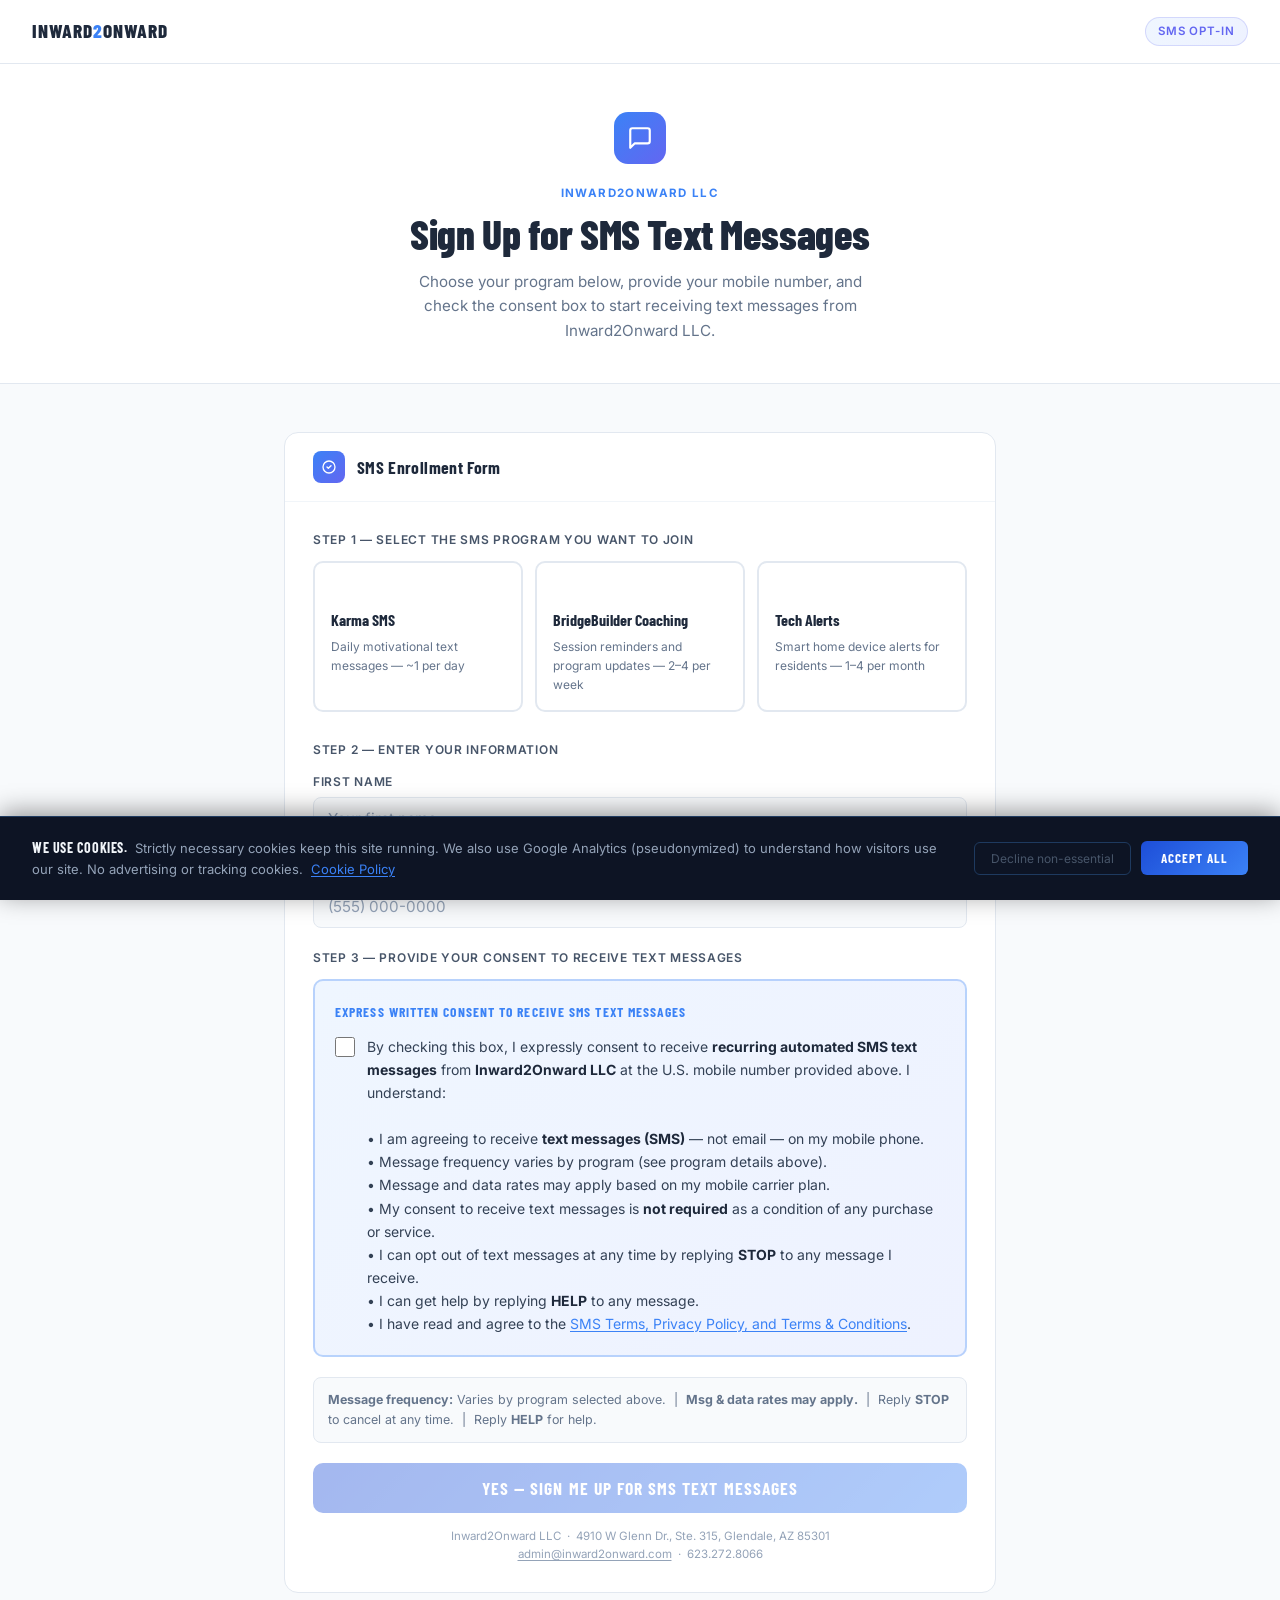
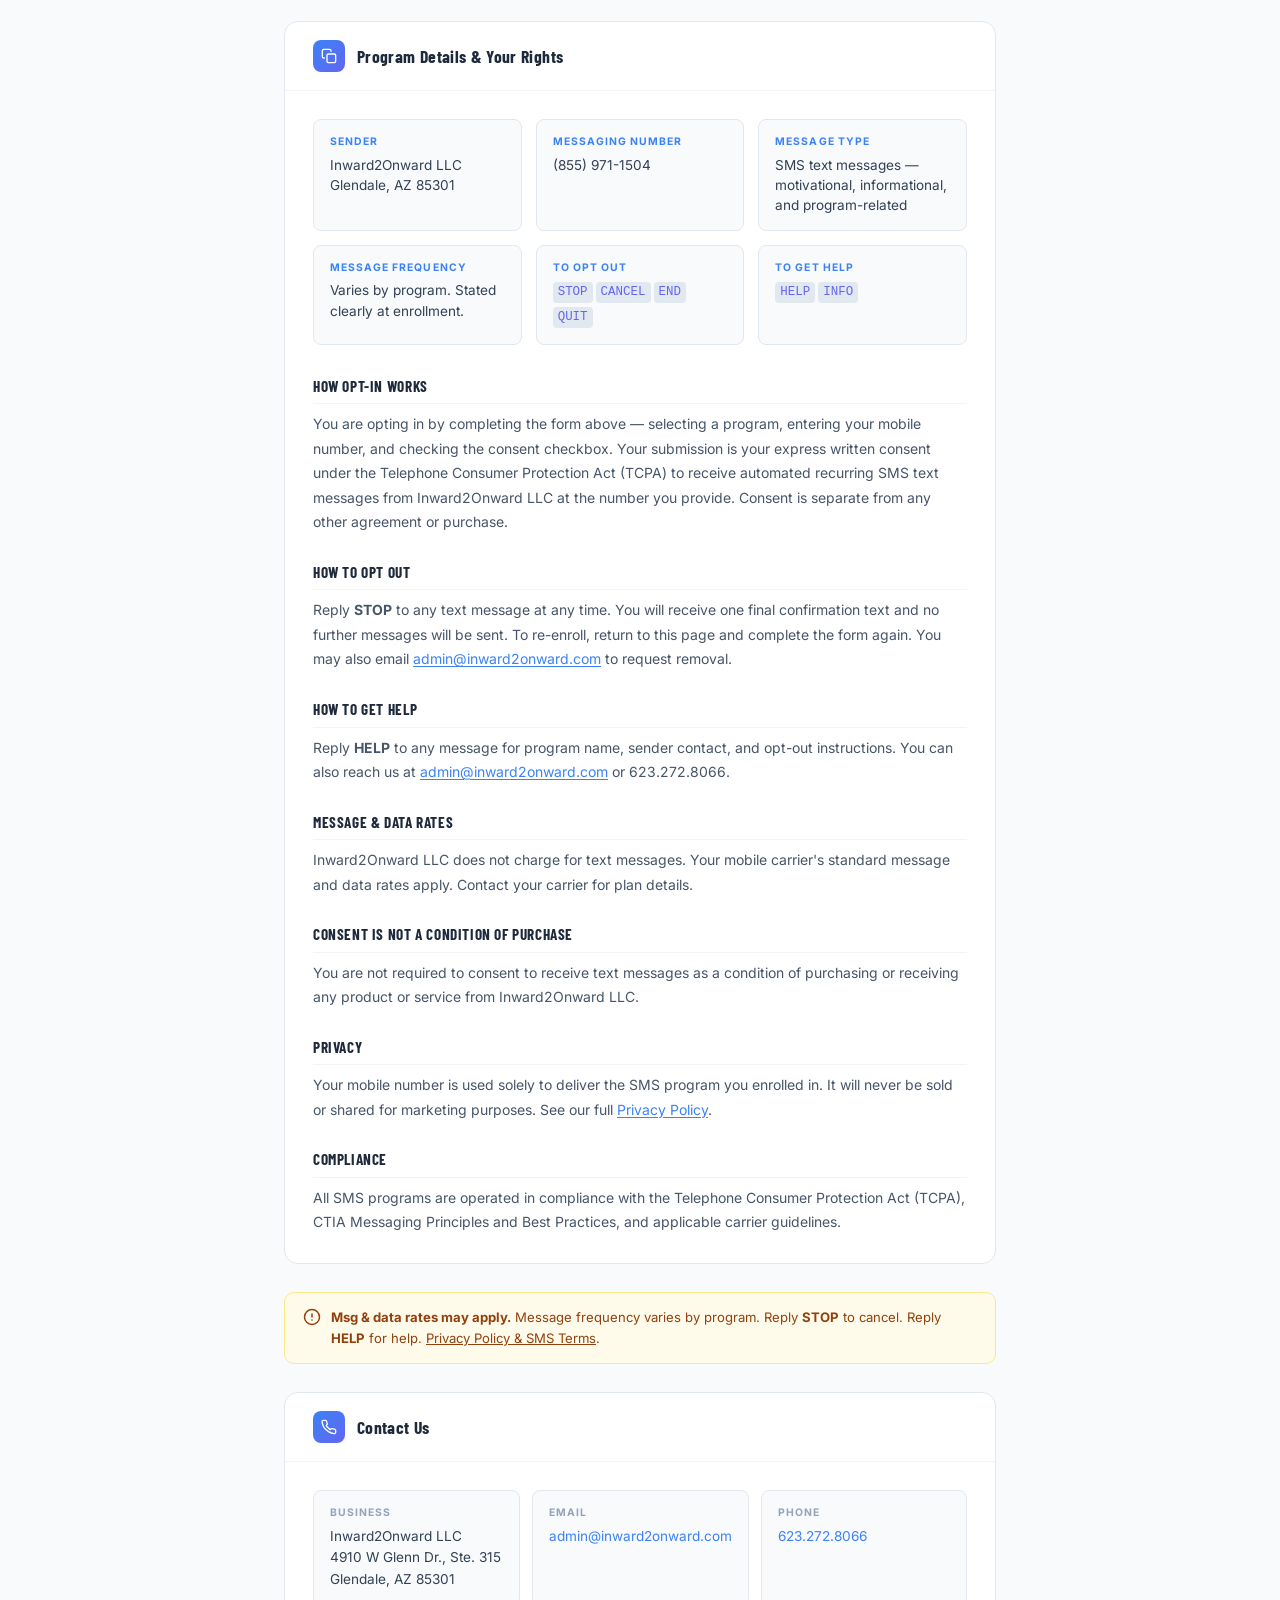
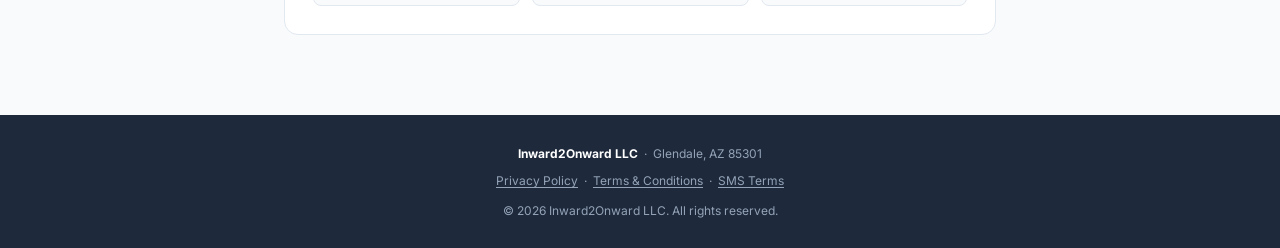
<file: sms-consent.html>
<!DOCTYPE html>
<html lang="en">
<head>
  <meta charset="UTF-8" />
  <meta name="viewport" content="width=device-width, initial-scale=1.0" />
  <title>SMS Consent &amp; Opt-In | Inward2Onward LLC</title>
  <meta name="description" content="Opt in to receive SMS text messages from Inward2Onward LLC. Review your rights, message frequency, and how to manage your subscription. Glendale, AZ." />
  <meta name="robots" content="index, follow" />
  <link rel="canonical" href="https://inward2onward.com/sms-consent.html" />

  <!-- Open Graph -->
  <meta property="og:type" content="website" />
  <meta property="og:url" content="https://inward2onward.com/sms-consent.html" />
  <meta property="og:title" content="SMS Opt-In &amp; Consent | Inward2Onward LLC" />
  <meta property="og:description" content="Opt in to receive SMS text messages from Inward2Onward LLC. Built Right. Accountable Throughout." />
  <meta property="og:site_name" content="Inward2Onward LLC" />
  <meta property="og:locale" content="en_US" />

  <!-- Twitter/X Card -->
  <meta name="twitter:card" content="summary" />
  <meta name="twitter:title" content="SMS Opt-In &amp; Consent | Inward2Onward LLC" />
  <meta name="twitter:description" content="Opt in to receive SMS text messages from Inward2Onward LLC." />

  <!-- JSON-LD Structured Data -->
  <script type="application/ld+json">
  {
    "@context": "https://schema.org",
    "@graph": [
      {
        "@type": "LocalBusiness",
        "@id": "https://inward2onward.com/#business",
        "name": "Inward2Onward LLC",
        "legalName": "Inward2Onward LLC",
        "url": "https://inward2onward.com",
        "description": "AI strategy and automation consultancy specializing in CRM integration, workflow automation, agentic AI systems, digital marketing strategy, and executive coaching.",
        "slogan": "Built Right. Accountable Throughout.",
        "address": {
          "@type": "PostalAddress",
          "streetAddress": "4910 W Glenn Dr., Ste. 315",
          "addressLocality": "Glendale",
          "addressRegion": "AZ",
          "postalCode": "85301",
          "addressCountry": "US"
        },
        "geo": {
          "@type": "GeoCoordinates",
          "latitude": 33.5387,
          "longitude": -112.1860
        },
        "telephone": "+16232728066",
        "email": "admin@inward2onward.com",
        "areaServed": { "@type": "Country", "name": "United States" }
      },
      {
        "@type": "Organization",
        "@id": "https://inward2onward.com/#organization",
        "name": "Inward2Onward LLC",
        "url": "https://inward2onward.com",
        "founder": {
          "@type": "Person",
          "name": "EJ Steele",
          "jobTitle": "Founder & Principal Consultant"
        }
      },
      {
        "@type": "WebPage",
        "@id": "https://inward2onward.com/sms-consent.html",
        "name": "SMS Opt-In & Consent",
        "url": "https://inward2onward.com/sms-consent.html",
        "description": "Opt in to receive SMS text messages from Inward2Onward LLC.",
        "publisher": { "@id": "https://inward2onward.com/#organization" },
        "inLanguage": "en-US",
        "isPartOf": {
          "@type": "WebSite",
          "url": "https://inward2onward.com",
          "name": "Inward2Onward LLC"
        }
      }
    ]
  }
  </script>

  <link rel="preconnect" href="https://fonts.googleapis.com" />
  <link rel="preconnect" href="https://fonts.gstatic.com" crossorigin />
  <link href="https://fonts.googleapis.com/css2?family=Barlow+Condensed:wght@400;600;700;800&family=Inter:wght@400;500;600&display=swap" rel="stylesheet" />

  <style>
    *, *::before, *::after { box-sizing: border-box; margin: 0; padding: 0; }

    :root {
      --blue:    #3B82F6;
      --blue-dk: #1D4ED8;
      --indigo:  #6366F1;
      --slate-50:  #F8FAFC;
      --slate-100: #F1F5F9;
      --slate-200: #E2E8F0;
      --slate-400: #94A3B8;
      --slate-500: #64748B;
      --slate-600: #475569;
      --slate-700: #334155;
      --slate-800: #1E293B;
      --white: #ffffff;
      --green: #10B981;
    }

    html { scroll-behavior: smooth; }
    body {
      font-family: 'Inter', system-ui, sans-serif;
      background: var(--slate-50);
      color: var(--slate-700);
      line-height: 1.6;
      min-height: 100vh;
    }

    /* ── NAV ── */
    .nav {
      background: var(--white);
      border-bottom: 1px solid var(--slate-200);
      padding: 0 32px;
      display: flex;
      align-items: center;
      justify-content: space-between;
      height: 64px;
      position: sticky;
      top: 0;
      z-index: 100;
    }
    .nav-brand {
      font-family: 'Barlow Condensed', sans-serif;
      font-weight: 800;
      font-size: 1.2rem;
      letter-spacing: 0.05em;
      text-transform: uppercase;
      color: var(--slate-800);
      text-decoration: none;
    }
    .nav-brand span { color: var(--blue); }
    .nav-pill {
      font-size: 0.72rem;
      font-weight: 600;
      letter-spacing: 0.08em;
      text-transform: uppercase;
      background: linear-gradient(135deg, #EFF6FF, #EEF2FF);
      color: var(--indigo);
      border: 1px solid rgba(99,102,241,0.2);
      border-radius: 20px;
      padding: 4px 12px;
    }

    /* ── PAGE HEADER ── */
    .page-header {
      background: var(--white);
      border-bottom: 1px solid var(--slate-200);
      padding: 48px 32px 40px;
      text-align: center;
    }
    .page-header-inner { max-width: 640px; margin: 0 auto; }
    .header-icon {
      width: 52px; height: 52px;
      background: linear-gradient(135deg, var(--blue), var(--indigo));
      border-radius: 14px;
      display: flex; align-items: center; justify-content: center;
      margin: 0 auto 20px;
    }
    .header-icon svg { width: 26px; height: 26px; fill: none; stroke: white; stroke-width: 2; stroke-linecap: round; stroke-linejoin: round; }
    .page-eyebrow {
      font-size: 0.72rem;
      font-weight: 700;
      letter-spacing: 0.12em;
      text-transform: uppercase;
      color: var(--blue);
      margin-bottom: 10px;
    }
    .page-title {
      font-family: 'Barlow Condensed', sans-serif;
      font-weight: 800;
      font-size: clamp(1.8rem, 4vw, 2.6rem);
      color: var(--slate-800);
      line-height: 1.05;
      letter-spacing: -0.01em;
      margin-bottom: 14px;
    }
    .page-sub {
      font-size: 0.95rem;
      color: var(--slate-500);
      max-width: 480px;
      margin: 0 auto;
    }

    /* ── MAIN LAYOUT ── */
    .page-body {
      max-width: 760px;
      margin: 0 auto;
      padding: 48px 24px 80px;
      display: flex;
      flex-direction: column;
      gap: 28px;
    }

    /* ── PROGRAM SELECTOR ── */
    .card {
      background: var(--white);
      border: 1px solid var(--slate-200);
      border-radius: 14px;
      overflow: hidden;
    }
    .card-header {
      padding: 18px 28px;
      border-bottom: 1px solid var(--slate-100);
      display: flex;
      align-items: center;
      gap: 12px;
    }
    .card-header-icon {
      width: 32px; height: 32px;
      background: linear-gradient(135deg, var(--blue), var(--indigo));
      border-radius: 8px;
      display: flex; align-items: center; justify-content: center;
      flex-shrink: 0;
    }
    .card-header-icon svg { width: 16px; height: 16px; fill: none; stroke: white; stroke-width: 2; stroke-linecap: round; stroke-linejoin: round; }
    .card-header h2 {
      font-family: 'Barlow Condensed', sans-serif;
      font-weight: 700;
      font-size: 1.1rem;
      letter-spacing: 0.02em;
      color: var(--slate-800);
    }
    .card-body { padding: 28px; }

    /* ── PROGRAM CARDS ── */
    .program-grid {
      display: grid;
      grid-template-columns: repeat(auto-fill, minmax(200px, 1fr));
      gap: 12px;
      margin-bottom: 28px;
    }
    .program-card {
      border: 2px solid var(--slate-200);
      border-radius: 10px;
      padding: 16px;
      cursor: pointer;
      transition: border-color 0.2s, background 0.2s;
      position: relative;
    }
    .program-card:hover { border-color: var(--blue); background: #F0F7FF; }
    .program-card.selected { border-color: var(--blue); background: #EFF6FF; }
    .program-card input[type="radio"] {
      position: absolute;
      opacity: 0;
      width: 0; height: 0;
    }
    .program-card-name {
      font-family: 'Barlow Condensed', sans-serif;
      font-weight: 700;
      font-size: 1rem;
      color: var(--slate-800);
      margin-bottom: 4px;
    }
    .program-card-freq {
      font-size: 0.75rem;
      color: var(--slate-500);
    }
    .program-card-check {
      width: 18px; height: 18px;
      border-radius: 50%;
      border: 2px solid var(--slate-300);
      display: flex; align-items: center; justify-content: center;
      margin-bottom: 10px;
      transition: border-color 0.2s, background 0.2s;
    }
    .program-card.selected .program-card-check {
      border-color: var(--blue);
      background: var(--blue);
    }
    .program-card.selected .program-card-check::after {
      content: '';
      width: 6px; height: 6px;
      border-radius: 50%;
      background: white;
    }

    /* ── FORM FIELDS ── */
    .form-group { margin-bottom: 20px; }
    .form-label {
      display: block;
      font-size: 0.75rem;
      font-weight: 600;
      letter-spacing: 0.06em;
      text-transform: uppercase;
      color: var(--slate-600);
      margin-bottom: 6px;
    }
    .form-input {
      width: 100%;
      padding: 11px 14px;
      border: 1.5px solid var(--slate-200);
      border-radius: 8px;
      font-size: 0.95rem;
      font-family: 'Inter', sans-serif;
      color: var(--slate-800);
      background: var(--slate-50);
      transition: border-color 0.2s, box-shadow 0.2s;
      outline: none;
    }
    .form-input:focus {
      border-color: var(--blue);
      box-shadow: 0 0 0 3px rgba(59,130,246,0.12);
      background: var(--white);
    }
    .form-input::placeholder { color: var(--slate-400); }

    /* ── CONSENT BLOCK — THE CRITICAL SECTION ── */
    .consent-block {
      background: linear-gradient(135deg, #EFF6FF, #EEF2FF);
      border: 2px solid rgba(59,130,246,0.3);
      border-radius: 10px;
      padding: 20px;
      margin-bottom: 20px;
    }
    .consent-block-title {
      font-family: 'Barlow Condensed', sans-serif;
      font-weight: 700;
      font-size: 0.85rem;
      letter-spacing: 0.08em;
      text-transform: uppercase;
      color: var(--blue);
      margin-bottom: 12px;
    }
    .consent-label {
      display: flex;
      align-items: flex-start;
      gap: 12px;
      cursor: pointer;
    }
    .consent-checkbox {
      width: 20px; height: 20px;
      flex-shrink: 0;
      margin-top: 2px;
      accent-color: var(--blue);
      cursor: pointer;
    }
    .consent-text {
      font-size: 0.875rem;
      color: var(--slate-700);
      line-height: 1.65;
    }
    .consent-text strong { color: var(--slate-800); }
    .consent-text a { color: var(--blue); text-underline-offset: 2px; }

    /* ── MSG FREQ NOTICE ── */
    .msg-notice {
      font-size: 0.78rem;
      color: var(--slate-500);
      margin-bottom: 20px;
      padding: 12px 14px;
      background: var(--slate-50);
      border: 1px solid var(--slate-200);
      border-radius: 8px;
      line-height: 1.6;
    }

    /* ── SUBMIT ── */
    .submit-btn {
      width: 100%;
      padding: 14px 24px;
      background: linear-gradient(135deg, var(--blue-dk), var(--blue));
      color: var(--white);
      border: none;
      border-radius: 10px;
      font-family: 'Barlow Condensed', sans-serif;
      font-weight: 700;
      font-size: 1.1rem;
      letter-spacing: 0.06em;
      text-transform: uppercase;
      cursor: pointer;
      transition: opacity 0.2s;
    }
    .submit-btn:hover { opacity: 0.9; }
    .submit-btn:disabled { opacity: 0.4; cursor: not-allowed; }

    .form-disclaimer {
      font-size: 0.72rem;
      color: var(--slate-400);
      text-align: center;
      margin-top: 14px;
      line-height: 1.6;
    }
    .form-disclaimer a { color: var(--slate-400); text-underline-offset: 2px; }

    /* ── SUCCESS STATE ── */
    .success-state {
      display: none;
      text-align: center;
      padding: 20px 0;
    }
    .success-icon {
      width: 56px; height: 56px;
      background: linear-gradient(135deg, var(--green), #059669);
      border-radius: 50%;
      display: flex; align-items: center; justify-content: center;
      margin: 0 auto 16px;
    }
    .success-icon svg { width: 28px; height: 28px; fill: none; stroke: white; stroke-width: 2.5; stroke-linecap: round; stroke-linejoin: round; }
    .success-title {
      font-family: 'Barlow Condensed', sans-serif;
      font-weight: 700;
      font-size: 1.6rem;
      color: var(--slate-800);
      margin-bottom: 8px;
    }
    .success-body { font-size: 0.9rem; color: var(--slate-600); line-height: 1.6; }
    .success-body strong { color: var(--slate-800); }

    /* ── DISCLOSURE SECTION ── */
    .disclosure-card { background: var(--white); border: 1px solid var(--slate-200); border-radius: 14px; }
    .disclosure-body { padding: 28px; }
    .ref-grid {
      display: grid;
      grid-template-columns: repeat(auto-fill, minmax(200px, 1fr));
      gap: 14px;
      margin-bottom: 28px;
    }
    .ref-item {
      background: var(--slate-50);
      border: 1px solid var(--slate-200);
      border-radius: 8px;
      padding: 14px 16px;
    }
    .ref-label {
      font-size: 0.65rem;
      font-weight: 700;
      letter-spacing: 0.1em;
      text-transform: uppercase;
      color: var(--blue);
      margin-bottom: 4px;
    }
    .ref-value { font-size: 0.85rem; color: var(--slate-700); line-height: 1.5; }
    .ref-value code {
      background: var(--slate-200);
      border-radius: 4px;
      padding: 1px 5px;
      font-family: monospace;
      font-size: 0.78rem;
      color: var(--indigo);
      margin-right: 3px;
      display: inline-block;
      margin-bottom: 2px;
    }

    .prose { font-size: 0.875rem; color: var(--slate-600); line-height: 1.75; }
    .prose h3 {
      font-family: 'Barlow Condensed', sans-serif;
      font-weight: 700;
      font-size: 0.95rem;
      letter-spacing: 0.04em;
      text-transform: uppercase;
      color: var(--slate-800);
      margin: 24px 0 8px;
      padding-bottom: 4px;
      border-bottom: 1px solid var(--slate-100);
    }
    .prose h3:first-child { margin-top: 0; }
    .prose p { margin-bottom: 10px; }
    .prose p:last-child { margin-bottom: 0; }
    .prose a { color: var(--blue); text-underline-offset: 2px; }

    /* ── NOTICE BANNER ── */
    .notice {
      background: #FFFBEB;
      border: 1px solid #FDE68A;
      border-radius: 10px;
      padding: 14px 18px;
      font-size: 0.82rem;
      color: #92400E;
      display: flex;
      gap: 10px;
      align-items: flex-start;
    }

    /* ── CONTACT ── */
    .contact-grid {
      display: grid;
      grid-template-columns: 1fr 1fr 1fr;
      gap: 12px;
    }
    .contact-item {
      background: var(--slate-50);
      border: 1px solid var(--slate-200);
      border-radius: 8px;
      padding: 14px 16px;
    }
    .contact-item-label {
      font-size: 0.65rem;
      font-weight: 700;
      letter-spacing: 0.1em;
      text-transform: uppercase;
      color: var(--slate-400);
      margin-bottom: 4px;
    }
    .contact-item-value { font-size: 0.85rem; color: var(--slate-700); }
    .contact-item-value a { color: var(--blue); text-decoration: none; }

    /* ── FOOTER ── */
    footer {
      background: var(--slate-800);
      color: var(--slate-400);
      padding: 28px 24px;
      text-align: center;
      font-size: 0.75rem;
      line-height: 1.8;
    }
    footer a { color: var(--slate-400); text-underline-offset: 2px; }
    footer strong { color: var(--white); }

    /* ── RESPONSIVE ── */
    @media (max-width: 640px) {
      .nav { padding: 0 20px; }
      .page-header { padding: 36px 20px 32px; }
      .card-body, .disclosure-body { padding: 20px; }
      .card-header { padding: 16px 20px; }
      .contact-grid { grid-template-columns: 1fr; }
      .program-grid { grid-template-columns: 1fr; }
      .ref-grid { grid-template-columns: 1fr 1fr; }
    }
  </style>
</head>
<body>

  <!-- NAV -->
  <nav class="nav">
    <a href="https://inward2onward.com" class="nav-brand">Inward<span>2</span>Onward</a>
    <span class="nav-pill">SMS Opt-In</span>
  </nav>

  <!-- PAGE HEADER -->
  <header class="page-header">
    <div class="page-header-inner">
      <div class="header-icon">
        <svg viewBox="0 0 24 24"><path d="M21 15a2 2 0 0 1-2 2H7l-4 4V5a2 2 0 0 1 2-2h14a2 2 0 0 1 2 2z"/></svg>
      </div>
      <p class="page-eyebrow">Inward2Onward LLC</p>
      <h1 class="page-title">Sign Up for SMS Text Messages</h1>
      <p class="page-sub">Choose your program below, provide your mobile number, and check the consent box to start receiving text messages from Inward2Onward LLC.</p>
    </div>
  </header>

  <!-- BODY -->
  <main class="page-body">

    <!-- OPT-IN FORM -->
    <div class="card">
      <div class="card-header">
        <div class="card-header-icon">
          <svg viewBox="0 0 24 24"><path d="M9 12l2 2 4-4"/><path d="M21 12c0 4.97-4.03 9-9 9s-9-4.03-9-9 4.03-9 9-9 9 4.03 9 9z"/></svg>
        </div>
        <h2>SMS Enrollment Form</h2>
      </div>
      <div class="card-body">

        <!-- Form view -->
        <div id="form-view">

          <!-- Step 1: Program selection -->
          <p class="form-label" style="margin-bottom:12px;">Step 1 — Select the SMS program you want to join</p>
          <div class="program-grid" role="radiogroup" aria-label="SMS program selection">

            <label class="program-card" id="card-karma" onclick="selectProgram('karma')">
              <input type="radio" name="program" value="karma" id="prog-karma" />
              <div class="program-card-check" id="check-karma"></div>
              <p class="program-card-name">Karma SMS</p>
              <p class="program-card-freq">Daily motivational text messages — ~1 per day</p>
            </label>

            <label class="program-card" id="card-bridge" onclick="selectProgram('bridge')">
              <input type="radio" name="program" value="bridge" id="prog-bridge" />
              <div class="program-card-check" id="check-bridge"></div>
              <p class="program-card-name">BridgeBuilder Coaching</p>
              <p class="program-card-freq">Session reminders and program updates — 2–4 per week</p>
            </label>

            <label class="program-card" id="card-techalerts" onclick="selectProgram('techalerts')">
              <input type="radio" name="program" value="techalerts" id="prog-techalerts" />
              <div class="program-card-check" id="check-techalerts"></div>
              <p class="program-card-name">Tech Alerts</p>
              <p class="program-card-freq">Smart home device alerts for residents — 1–4 per month</p>
            </label>

          </div>

          <!-- Step 2: Contact info -->
          <p class="form-label" style="margin-bottom:12px;">Step 2 — Enter your information</p>

          <div class="form-group">
            <label class="form-label" for="first-name">First Name</label>
            <input class="form-input" type="text" id="first-name" name="first_name" placeholder="Your first name" autocomplete="given-name" required />
          </div>

          <div class="form-group">
            <label class="form-label" for="phone">Mobile Phone Number</label>
            <input class="form-input" type="tel" id="phone" name="phone" placeholder="(555) 000-0000" autocomplete="tel" required />
          </div>

          <!-- Step 3: SMS Consent — THE CRITICAL SECTION -->
          <p class="form-label" style="margin-bottom:12px;">Step 3 — Provide your consent to receive text messages</p>

          <div class="consent-block">
            <p class="consent-block-title">Express Written Consent to Receive SMS Text Messages</p>
            <label class="consent-label">
              <input class="consent-checkbox" type="checkbox" id="sms-consent-check" name="sms_consent" required onchange="toggleSubmit()" />
              <span class="consent-text">
                By checking this box, I expressly consent to receive <strong>recurring automated SMS text messages</strong> from <strong>Inward2Onward LLC</strong> at the U.S. mobile number provided above. I understand:
                <br><br>
                &bull; I am agreeing to receive <strong>text messages (SMS)</strong> — not email — on my mobile phone.<br>
                &bull; Message frequency varies by program (see program details above).<br>
                &bull; Message and data rates may apply based on my mobile carrier plan.<br>
                &bull; My consent to receive text messages is <strong>not required</strong> as a condition of any purchase or service.<br>
                &bull; I can opt out of text messages at any time by replying <strong>STOP</strong> to any message I receive.<br>
                &bull; I can get help by replying <strong>HELP</strong> to any message.<br>
                &bull; I have read and agree to the <a href="https://legal.inward2onward.com/legal.html" target="_blank">SMS Terms, Privacy Policy, and Terms &amp; Conditions</a>.
              </span>
            </label>
          </div>

          <!-- Message frequency notice -->
          <div class="msg-notice">
            <strong>Message frequency:</strong> Varies by program selected above. &nbsp;|&nbsp;
            <strong>Msg &amp; data rates may apply.</strong> &nbsp;|&nbsp;
            Reply <strong>STOP</strong> to cancel at any time. &nbsp;|&nbsp;
            Reply <strong>HELP</strong> for help.
          </div>

          <button class="submit-btn" id="submit-btn" type="button" disabled onclick="handleSubmit()">
            Yes — Sign Me Up for SMS Text Messages
          </button>

          <p class="form-disclaimer">
            Inward2Onward LLC &nbsp;·&nbsp; 4910 W Glenn Dr., Ste. 315, Glendale, AZ 85301<br>
            <a href="mailto:admin&#64;inward2onward.com">admin&#64;inward2onward.com</a> &nbsp;·&nbsp; 623.272.8066
          </p>

        </div>

        <!-- Success view -->
        <div class="success-state" id="success-view">
          <div class="success-icon">
            <svg viewBox="0 0 24 24"><polyline points="20 6 9 17 4 12"/></svg>
          </div>
          <p class="success-title">You're subscribed.</p>
          <p class="success-body">
            You'll receive a confirmation text message shortly.<br>
            Reply <strong>STOP</strong> at any time to cancel. Reply <strong>HELP</strong> for help.<br><br>
            <span style="font-size:0.8rem; color:var(--slate-400);">Msg &amp; data rates may apply.</span>
          </p>
        </div>

      </div>
    </div>

    <!-- QUICK REFERENCE -->
    <div class="disclosure-card">
      <div class="card-header">
        <div class="card-header-icon">
          <svg viewBox="0 0 24 24"><rect x="9" y="9" width="13" height="13" rx="2"/><path d="M5 15H4a2 2 0 0 1-2-2V4a2 2 0 0 1 2-2h9a2 2 0 0 1 2 2v1"/></svg>
        </div>
        <h2>Program Details &amp; Your Rights</h2>
      </div>
      <div class="disclosure-body">
        <div class="ref-grid">
          <div class="ref-item">
            <p class="ref-label">Sender</p>
            <p class="ref-value">Inward2Onward LLC<br>Glendale, AZ 85301</p>
          </div>
          <div class="ref-item">
            <p class="ref-label">Messaging Number</p>
            <p class="ref-value">(855) 971-1504</p>
          </div>
          <div class="ref-item">
            <p class="ref-label">Message Type</p>
            <p class="ref-value">SMS text messages — motivational, informational, and program-related</p>
          </div>
          <div class="ref-item">
            <p class="ref-label">Message Frequency</p>
            <p class="ref-value">Varies by program. Stated clearly at enrollment.</p>
          </div>
          <div class="ref-item">
            <p class="ref-label">To Opt Out</p>
            <p class="ref-value"><code>STOP</code><code>CANCEL</code><code>END</code><code>QUIT</code></p>
          </div>
          <div class="ref-item">
            <p class="ref-label">To Get Help</p>
            <p class="ref-value"><code>HELP</code><code>INFO</code></p>
          </div>
        </div>

        <div class="prose">
          <h3>How Opt-In Works</h3>
          <p>You are opting in by completing the form above — selecting a program, entering your mobile number, and checking the consent checkbox. Your submission is your express written consent under the Telephone Consumer Protection Act (TCPA) to receive automated recurring SMS text messages from Inward2Onward LLC at the number you provide. Consent is separate from any other agreement or purchase.</p>

          <h3>How to Opt Out</h3>
          <p>Reply <strong>STOP</strong> to any text message at any time. You will receive one final confirmation text and no further messages will be sent. To re-enroll, return to this page and complete the form again. You may also email <a href="mailto:admin&#64;inward2onward.com">admin&#64;inward2onward.com</a> to request removal.</p>

          <h3>How to Get Help</h3>
          <p>Reply <strong>HELP</strong> to any message for program name, sender contact, and opt-out instructions. You can also reach us at <a href="mailto:admin&#64;inward2onward.com">admin&#64;inward2onward.com</a> or 623.272.8066.</p>

          <h3>Message &amp; Data Rates</h3>
          <p>Inward2Onward LLC does not charge for text messages. Your mobile carrier's standard message and data rates apply. Contact your carrier for plan details.</p>

          <h3>Consent Is Not a Condition of Purchase</h3>
          <p>You are not required to consent to receive text messages as a condition of purchasing or receiving any product or service from Inward2Onward LLC.</p>

          <h3>Privacy</h3>
          <p>Your mobile number is used solely to deliver the SMS program you enrolled in. It will never be sold or shared for marketing purposes. See our full <a href="https://legal.inward2onward.com/legal.html" target="_blank">Privacy Policy</a>.</p>

          <h3>Compliance</h3>
          <p>All SMS programs are operated in compliance with the Telephone Consumer Protection Act (TCPA), CTIA Messaging Principles and Best Practices, and applicable carrier guidelines.</p>
        </div>
      </div>
    </div>

    <!-- RATES NOTICE -->
    <div class="notice">
      <svg width="18" height="18" viewBox="0 0 24 24" fill="none" stroke="#92400E" stroke-width="2" stroke-linecap="round" stroke-linejoin="round" style="flex-shrink:0; margin-top:1px;"><circle cx="12" cy="12" r="10"/><line x1="12" y1="8" x2="12" y2="12"/><line x1="12" y1="16" x2="12.01" y2="16"/></svg>
      <span><strong>Msg &amp; data rates may apply.</strong> Message frequency varies by program. Reply <strong>STOP</strong> to cancel. Reply <strong>HELP</strong> for help. <a href="https://legal.inward2onward.com/legal.html" style="color:#92400E;">Privacy Policy &amp; SMS Terms</a>.</span>
    </div>

    <!-- CONTACT -->
    <div class="disclosure-card">
      <div class="card-header">
        <div class="card-header-icon">
          <svg viewBox="0 0 24 24"><path d="M22 16.92v3a2 2 0 0 1-2.18 2 19.79 19.79 0 0 1-8.63-3.07A19.5 19.5 0 0 1 4.69 13a19.79 19.79 0 0 1-3.07-8.67A2 2 0 0 1 3.6 2h3a2 2 0 0 1 2 1.72c.127.96.361 1.903.7 2.81a2 2 0 0 1-.45 2.11L7.91 9.91a16 16 0 0 0 6 6l.91-.91a2 2 0 0 1 2.11-.45c.907.339 1.85.573 2.81.7A2 2 0 0 1 22 16.92z"/></svg>
        </div>
        <h2>Contact Us</h2>
      </div>
      <div class="disclosure-body">
        <div class="contact-grid">
          <div class="contact-item">
            <p class="contact-item-label">Business</p>
            <p class="contact-item-value">Inward2Onward LLC<br>4910 W Glenn Dr., Ste. 315<br>Glendale, AZ 85301</p>
          </div>
          <div class="contact-item">
            <p class="contact-item-label">Email</p>
            <p class="contact-item-value"><a href="mailto:admin&#64;inward2onward.com">admin&#64;inward2onward.com</a></p>
          </div>
          <div class="contact-item">
            <p class="contact-item-label">Phone</p>
            <p class="contact-item-value"><a href="tel:6232728066">623.272.8066</a></p>
          </div>
        </div>
      </div>
    </div>

  </main>

  <!-- FOOTER -->
  <footer>
    <p><strong>Inward2Onward LLC</strong> &nbsp;·&nbsp; Glendale, AZ 85301</p>
    <p style="margin-top:6px;">
      <a href="https://legal.inward2onward.com/legal.html">Privacy Policy</a> &nbsp;·&nbsp;
      <a href="https://legal.inward2onward.com/legal.html">Terms &amp; Conditions</a> &nbsp;·&nbsp;
      <a href="https://legal.inward2onward.com/legal.html">SMS Terms</a>
    </p>
    <p style="margin-top:8px;">© 2026 Inward2Onward LLC. All rights reserved.</p>
  </footer>

  <!-- COOKIE CONSENT BANNER -->
  <div id="i2o-cookie-banner" role="dialog" aria-label="Cookie consent" style="display:none; position:fixed; bottom:0; left:0; right:0; z-index:9999; background:#0d1424; border-top:1px solid #1e3a5f; padding:20px 32px; font-family:Inter,system-ui,sans-serif; font-size:13px; color:#94a3b8; flex-wrap:wrap; box-shadow:0 -4px 24px rgba(0,0,0,0.4); gap:24px; align-items:center; justify-content:space-between;">
    <div style="flex:1; min-width:260px; line-height:1.6;">
      <strong style="color:#f1f5f9; font-family:Barlow Condensed,sans-serif; font-size:14px; letter-spacing:0.04em; text-transform:uppercase;">We use cookies.</strong>
      &nbsp;Strictly necessary cookies keep this site running. We also use Google Analytics (pseudonymized) to understand how visitors use our site. No advertising or tracking cookies.
      <a href="https://legal.inward2onward.com/legal.html" style="color:#3B82F6; margin-left:4px; text-decoration:underline; text-underline-offset:2px;">Cookie Policy</a>
    </div>
    <div style="display:flex; gap:10px; flex-shrink:0; align-items:center;">
      <button onclick="i2oCookieChoice(false)" style="background:none; border:1px solid #1e3a5f; border-radius:6px; color:#475569; font-family:Inter,sans-serif; font-size:12px; padding:8px 16px; cursor:pointer;">Decline non-essential</button>
      <button onclick="i2oCookieChoice(true)" style="background:linear-gradient(135deg,#1D4ED8,#3B82F6); border:none; border-radius:6px; color:#fff; font-family:Barlow Condensed,sans-serif; font-size:13px; font-weight:700; letter-spacing:0.08em; text-transform:uppercase; padding:9px 20px; cursor:pointer;">Accept all</button>
    </div>
  </div>

  <script>
    // Cookie banner
    (function(){
      var b = document.getElementById("i2o-cookie-banner");
      if (!localStorage.getItem("i2o_cookie_consent")) { b.style.display = "flex"; }
    })();
    function i2oCookieChoice(accepted) {
      localStorage.setItem("i2o_cookie_consent", accepted ? "accepted" : "declined");
      document.getElementById("i2o-cookie-banner").style.display = "none";
    }

    // Program selection
    function selectProgram(id) {
      ['karma','bridge','techalerts'].forEach(function(p) {
        document.getElementById('card-' + p).classList.remove('selected');
        document.getElementById('check-' + p).classList.remove('selected');
      });
      document.getElementById('card-' + id).classList.add('selected');
      document.getElementById('prog-' + id).checked = true;
      toggleSubmit();
    }

    // Enable submit when consent is checked — program validated on submit
    function toggleSubmit() {
      var consent = document.getElementById('sms-consent-check').checked;
      document.getElementById('submit-btn').disabled = !consent;
    }

    // Phone formatting
    document.getElementById('phone').addEventListener('input', function(e) {
      var val = e.target.value.replace(/\D/g,'');
      if (val.length > 10) val = val.slice(0,10);
      if (val.length >= 6) val = '(' + val.slice(0,3) + ') ' + val.slice(3,6) + '-' + val.slice(6);
      else if (val.length >= 3) val = '(' + val.slice(0,3) + ') ' + val.slice(3);
      e.target.value = val;
      // Visual feedback — green border when 10 digits complete
      var digits = val.replace(/\D/g,'').length;
      e.target.style.borderColor = digits === 10 ? '#10B981' : '';
      e.target.style.boxShadow = digits === 10 ? '0 0 0 3px rgba(16,185,129,0.12)' : '';
    });

    // Form submission
    function handleSubmit() {
      var name = document.getElementById('first-name').value.trim();
      var phone = document.getElementById('phone').value.trim();
      var consent = document.getElementById('sms-consent-check').checked;
      var program = document.querySelector('input[name="program"]:checked');
      var digitsOnly = phone.replace(/\D/g, '');

      if (!name) { alert('Please enter your first name.'); return; }
      if (digitsOnly.length !== 10) { alert('Please enter a complete 10-digit U.S. mobile phone number.'); return; }
      if (!program) { alert('Please select an SMS program above.'); return; }
      if (!consent) { alert('Please check the consent box to continue.'); return; }

      document.getElementById('submit-btn').disabled = true;
      document.getElementById('submit-btn').textContent = 'Submitting...';

      // ── INTEGRATION POINT ──
      // Wire to Cloudflare Worker → Supabase + Twilio enrollment
      // fetch('/api/sms-enroll', {
      //   method: 'POST',
      //   headers: { 'Content-Type': 'application/json' },
      //   body: JSON.stringify({
      //     name: name,
      //     phone: phone,
      //     program: program.value,
      //     consent: true,
      //     ts: new Date().toISOString()
      //   })
      // }).then(r => r.json()).then(showSuccess).catch(function() {
      //   document.getElementById('submit-btn').disabled = false;
      //   document.getElementById('submit-btn').textContent = 'Yes — Sign Me Up for SMS Text Messages';
      //   alert('Something went wrong. Please try again.');
      // });

      // TEMP: simulate success for Twilio review
      setTimeout(showSuccess, 1000);
    }

    function showSuccess() {
      document.getElementById('form-view').style.display = 'none';
      document.getElementById('success-view').style.display = 'block';
    }
  </script>

</body>
</html>
</file>
